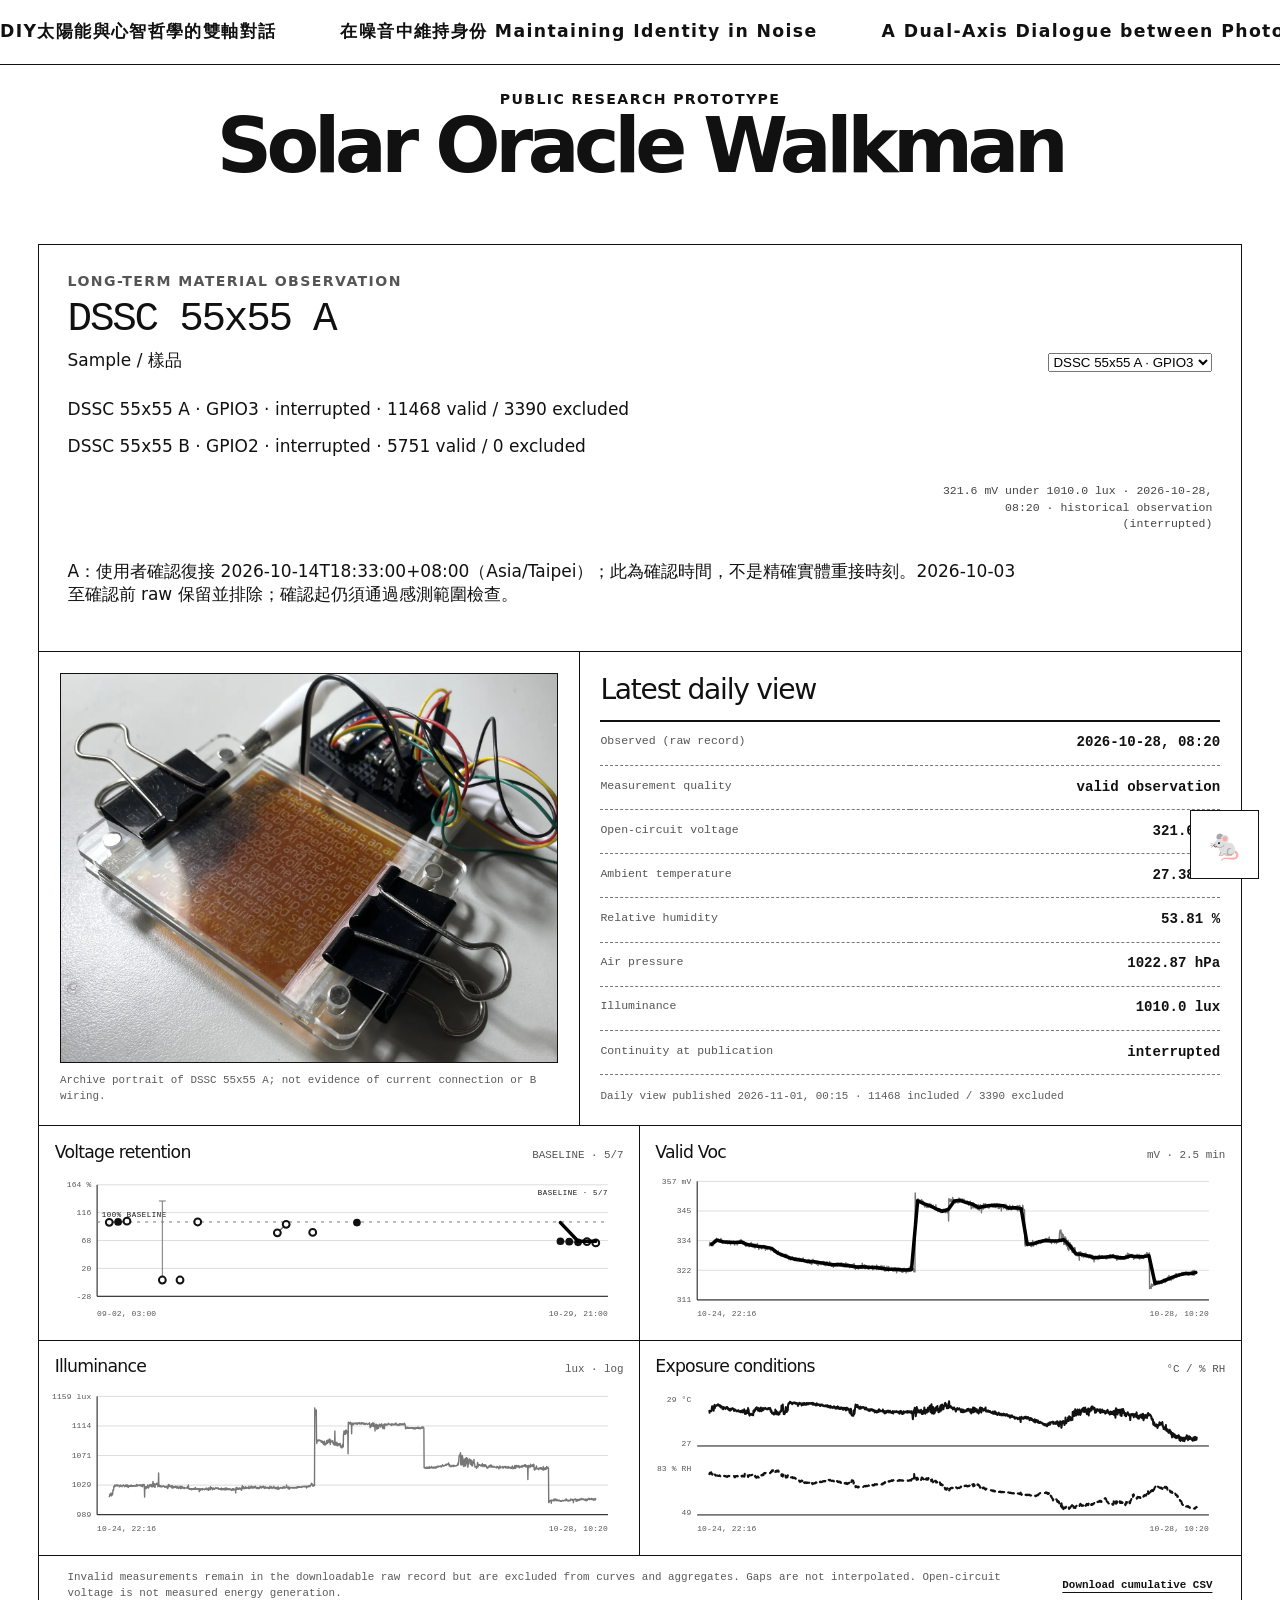
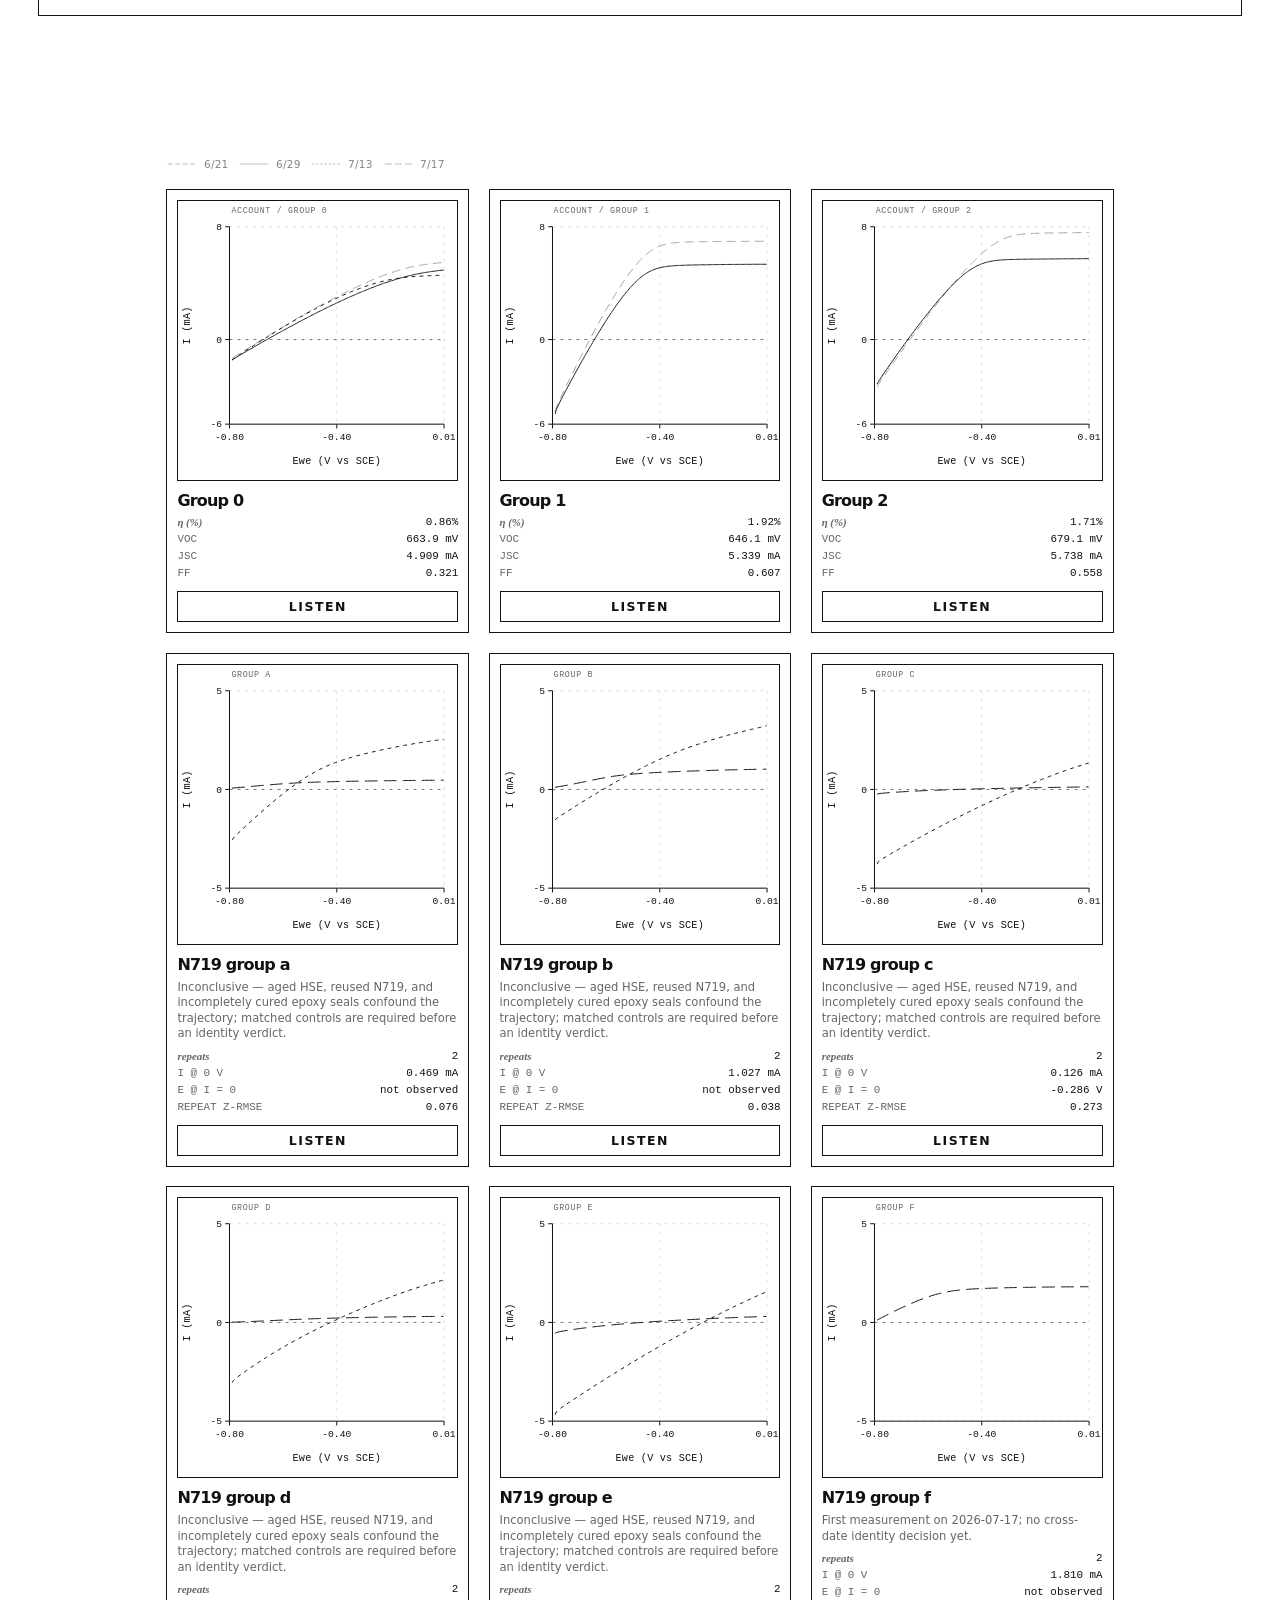
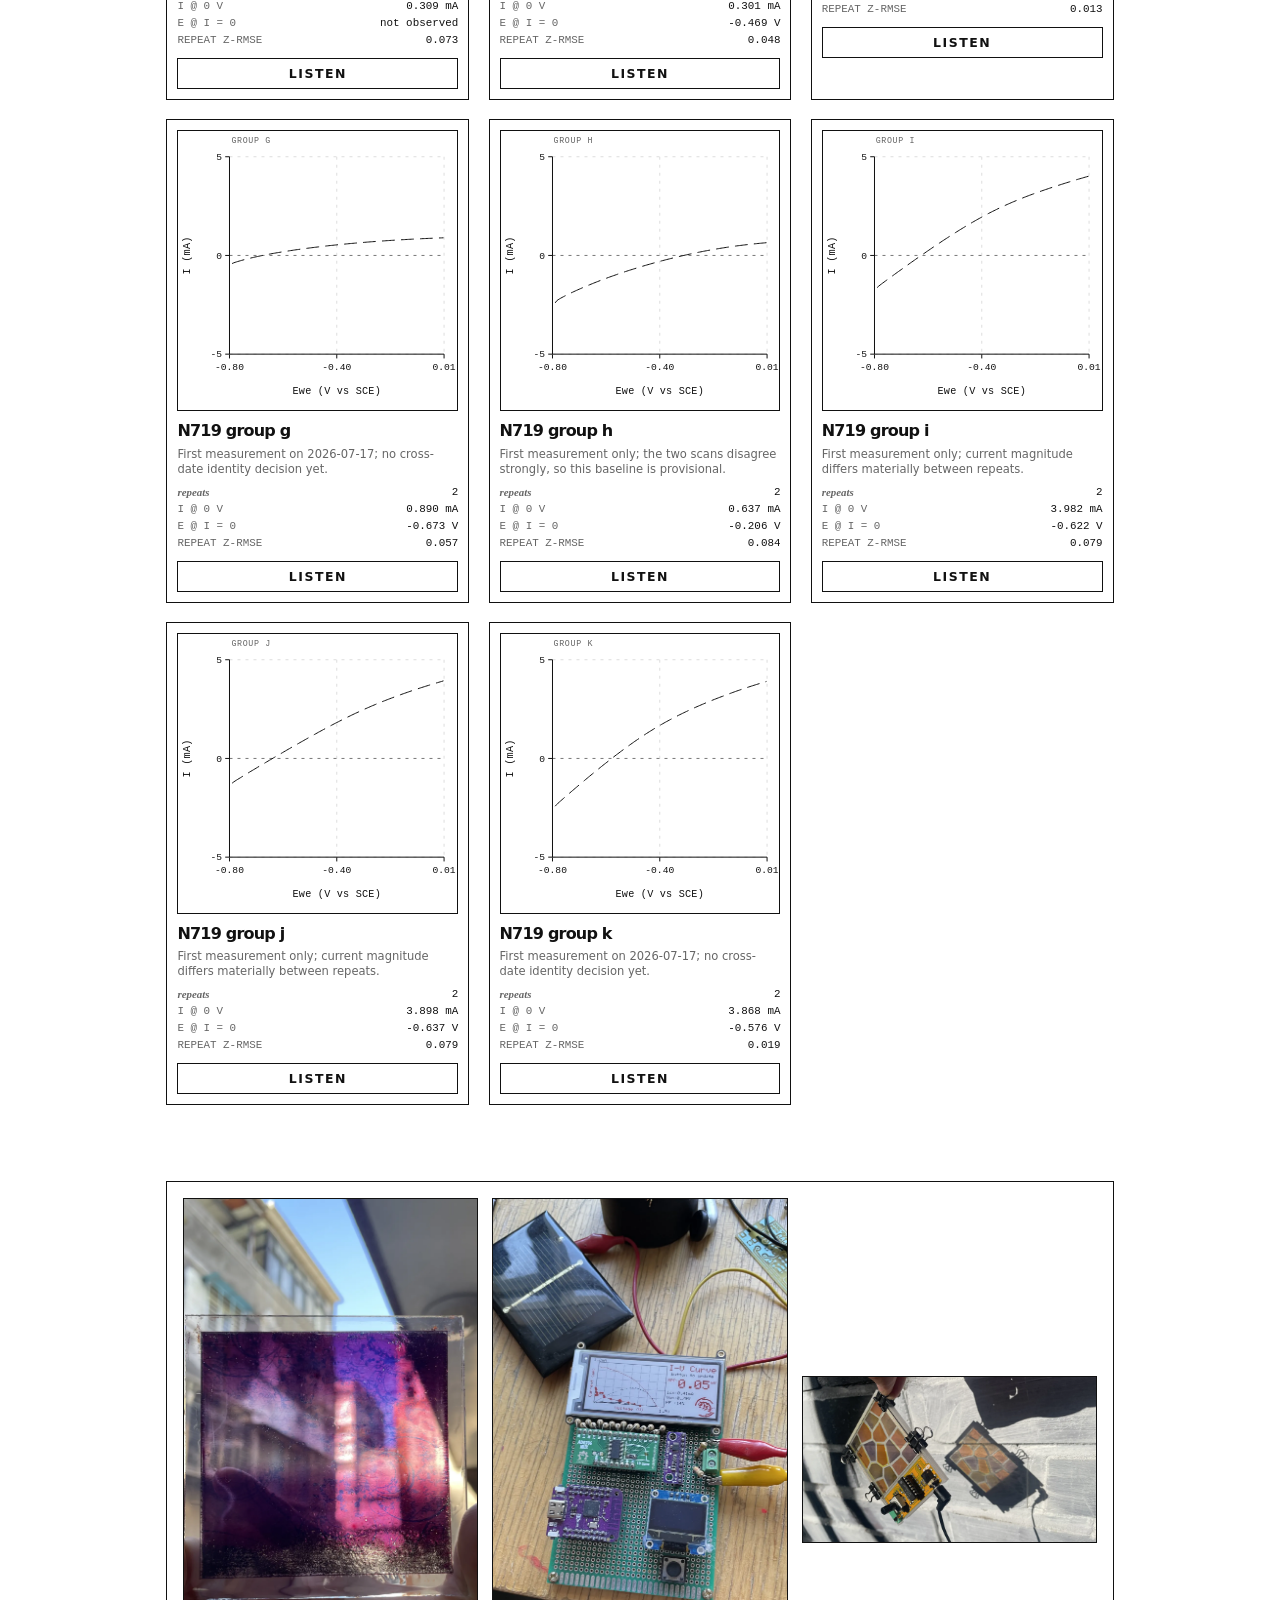
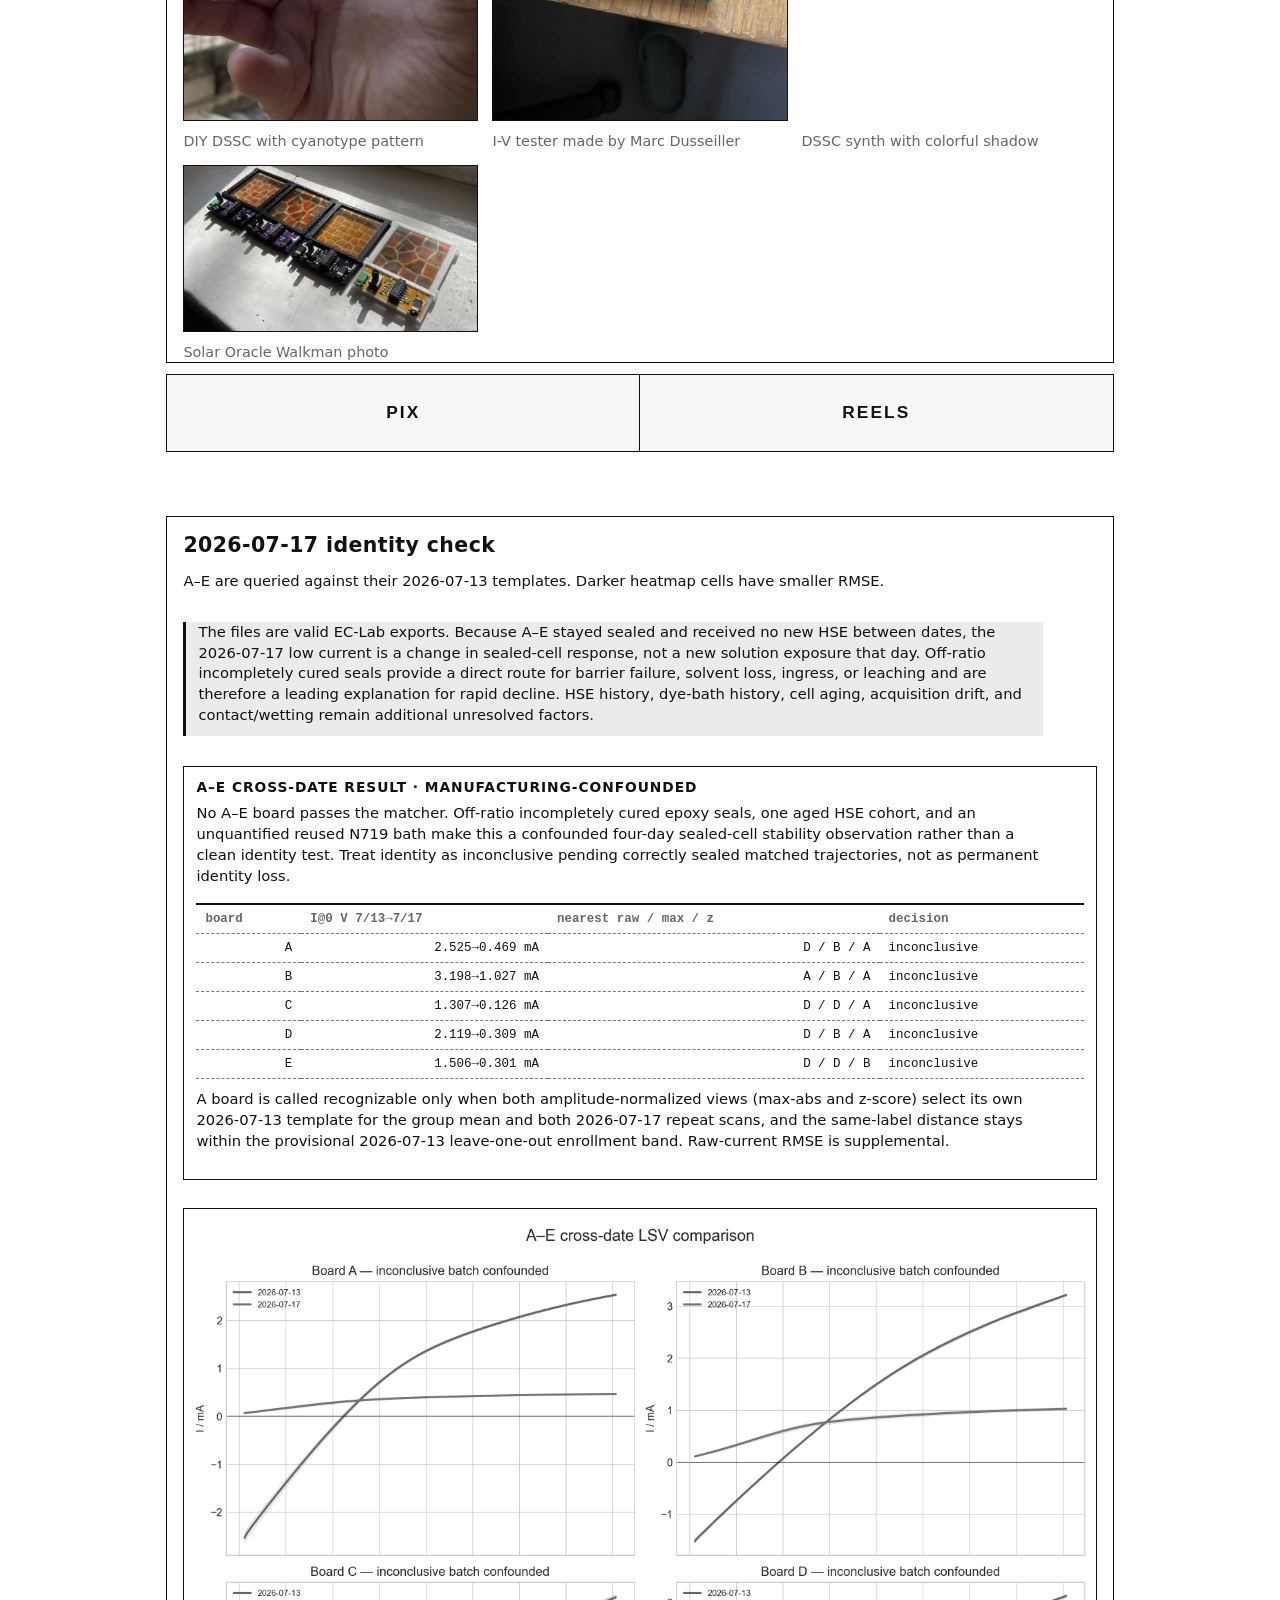
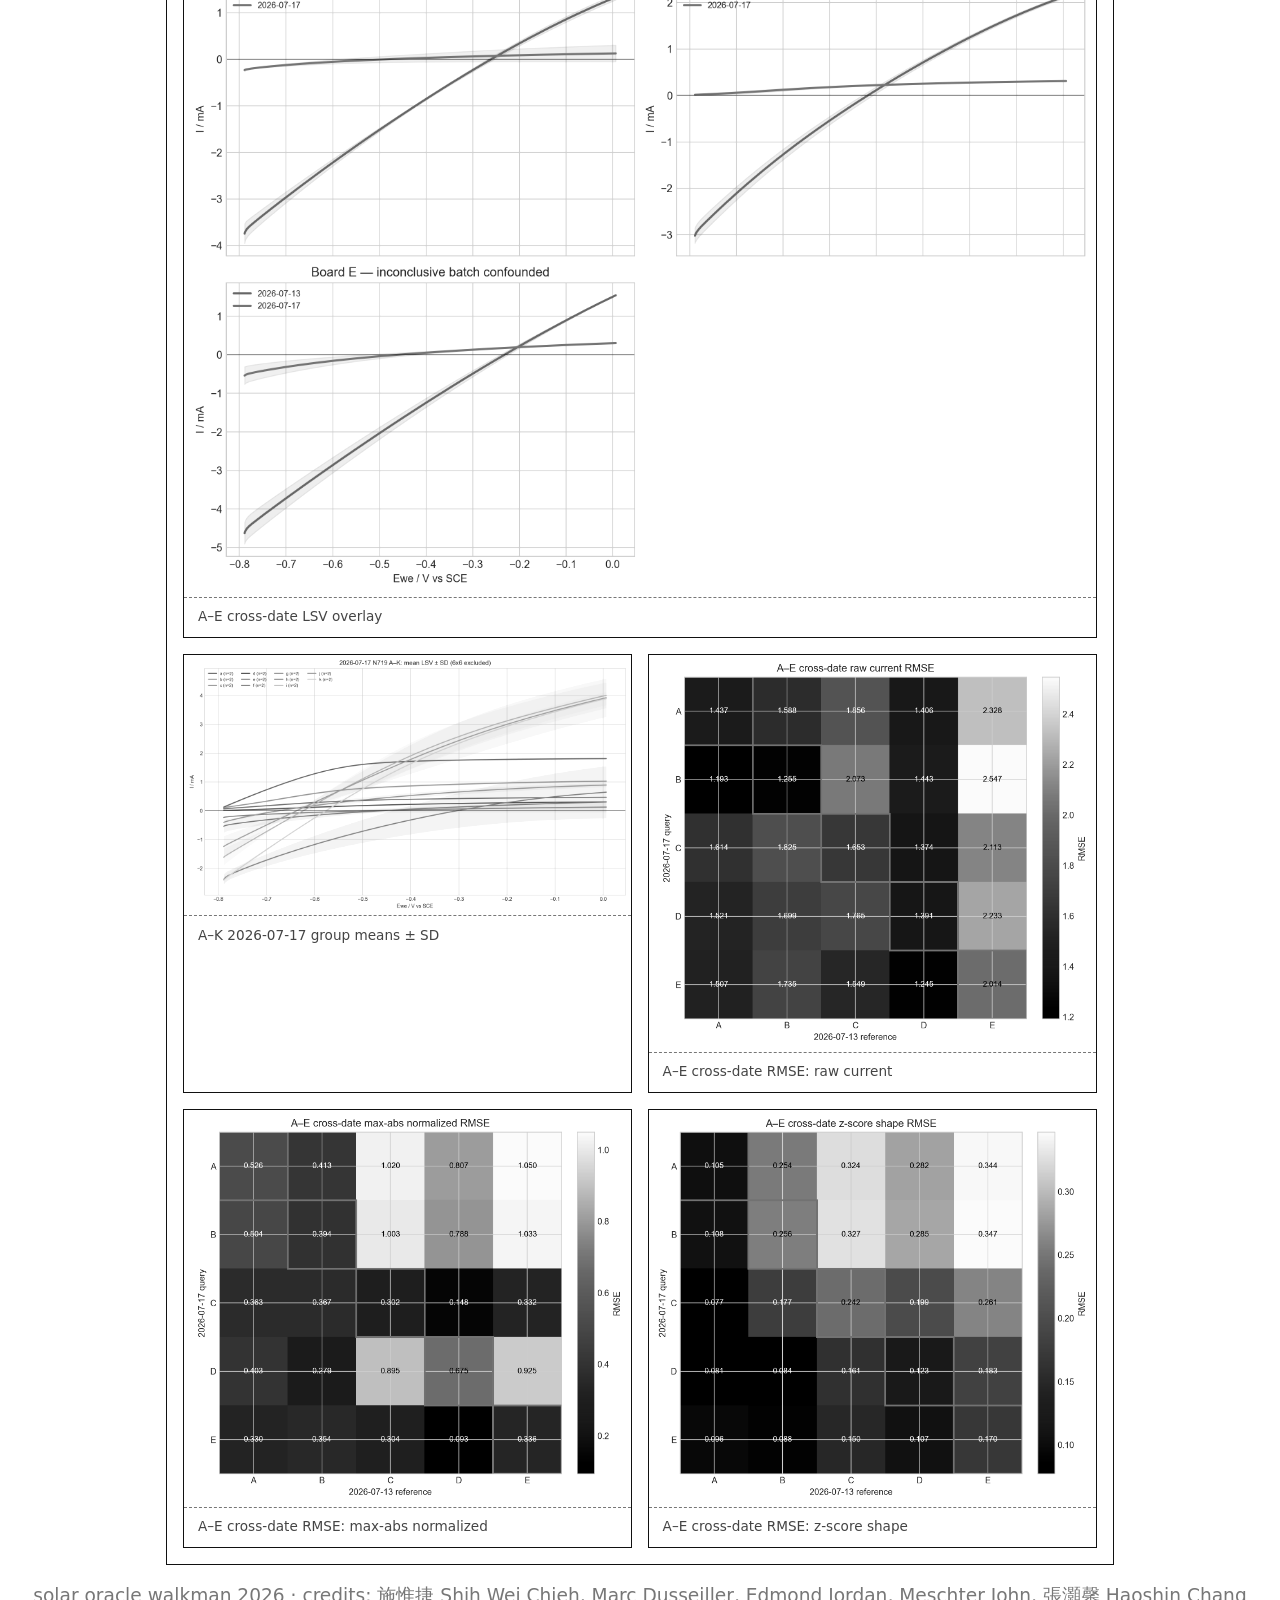
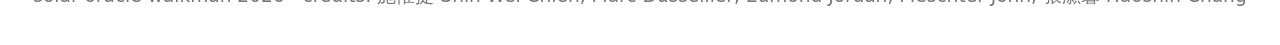
<file: site/index.html>
<!doctype html>
<html lang="en">
  <head>
    <meta charset="UTF-8" />
    <meta name="viewport" content="width=device-width, initial-scale=1.0" />
    <meta
      name="description"
      content="Solar Oracle Walkman: material signals, long-term observation, and I–V curve accounts."
    />
    <meta property="og:type" content="website" />
    <meta property="og:url" content="https://weiweiweiopen.github.io/solar-oracle-walkman/" />
    <meta property="og:title" content="Solar Oracle Walkman | Material Signals" />
    <meta property="og:description" content="An ongoing DSSC-PUF research project exploring generative electrical identity, sonification, and the delegation boundaries of future energy agents." />
    <meta property="og:image" content="https://weiweiweiopen.github.io/solar-oracle-walkman/og-image.png?v=20260713-title-screenshot" />
    <meta property="og:image:secure_url" content="https://weiweiweiopen.github.io/solar-oracle-walkman/og-image.png?v=20260713-title-screenshot" />
    <meta property="og:image:type" content="image/png" />
    <meta property="og:image:width" content="1200" />
    <meta property="og:image:height" content="630" />
    <meta property="og:image:alt" content="Solar Oracle Walkman public research prototype interface" />
    <meta name="twitter:card" content="summary_large_image" />
    <meta name="twitter:title" content="Solar Oracle Walkman | Material Signals" />
    <meta name="twitter:description" content="An ongoing DSSC-PUF research project exploring generative electrical identity, sonification, and the delegation boundaries of future energy agents." />
    <meta name="twitter:image" content="https://weiweiweiopen.github.io/solar-oracle-walkman/og-image.png?v=20260713-title-screenshot" />
    <link rel="canonical" href="https://weiweiweiopen.github.io/solar-oracle-walkman/" />
    <link rel="image_src" href="https://weiweiweiopen.github.io/solar-oracle-walkman/og-image.png?v=20260713-title-screenshot" />
    <meta name="sow-chat-api" content="https://solar-oracle-deepseek-proxy.dontmarryme.workers.dev/chat" />
    <title>Solar Oracle Walkman | Material Signals</title>
    <link rel="stylesheet" href="./style.css?v=20260903-lightweight" />
  </head>
  <body>
    <div class="identity-marquee" aria-label="Identity statements">
      <div class="identity-marquee-track">
        <button type="button">DIY太陽能與心智哲學的雙軸對話</button>
        <button type="button">在噪音中維持身份 Maintaining Identity in Noise</button>
        <button type="button">A Dual-Axis Dialogue between Photovoltaic PUF and Philosophy of Mind</button>
        <button type="button">測量現實這件事本身到底意味著什麼？</button>
        <button type="button">當生成變成一種普遍條件之後，就會直接碰到身份問題</button>
        <button type="button">把身份層和能源層綁在一起是一種對未來基礎設施的直覺</button>
        <button type="button">「我」可能不再只是自然形成的心理事實。</button>
        <button type="button">為什麼音樂和太陽能板有關系？</button>
        <button type="button" tabindex="-1" aria-hidden="true">DIY太陽能與心智哲學的雙軸對話</button>
        <button type="button" tabindex="-1" aria-hidden="true">在噪音中維持身份 Maintaining Identity in Noise</button>
        <button type="button" tabindex="-1" aria-hidden="true">A Dual-Axis Dialogue between Photovoltaic PUF and Philosophy of Mind</button>
        <button type="button" tabindex="-1" aria-hidden="true">測量現實這件事本身到底意味著什麼？</button>
        <button type="button" tabindex="-1" aria-hidden="true">當生成變成一種普遍條件之後，就會直接碰到身份問題</button>
        <button type="button" tabindex="-1" aria-hidden="true">把身份層和能源層綁在一起是一種對未來基礎設施的直覺</button>
        <button type="button" tabindex="-1" aria-hidden="true">「我」可能不再只是自然形成的心理事實。</button>
        <button type="button" tabindex="-1" aria-hidden="true">為什麼音樂和太陽能板有關系？</button>
      </div>
    </div>
    <main class="page" aria-label="Solar Oracle Walkman material signals">
      <header class="site-hero">
        <p class="eyebrow" data-i18n="heroEyebrow">Public research prototype</p>
        <h1 id="chat-title">Solar Oracle Walkman</h1>
      </header>

      <section id="material-monitor" class="material-monitor" aria-labelledby="material-monitor-title">
        <header class="material-monitor__header">
          <p class="eyebrow">Long-term material observation</p>
          <h1 id="material-monitor-title" class="material-monitor__title">DSSC 55x55 A</h1>
          <label for="dssc-sample">Sample / 樣品</label>
          <select id="dssc-sample" data-monitor-sample>
            <option value="green_proofs_are_not_always_about_tax_write-offs_1">DSSC 55x55 A · GPIO3</option>
            <option value="dssc_55x55_b">DSSC 55x55 B · GPIO2</option>
          </select>
          <div data-monitor-channels aria-live="polite"></div>
          <p class="material-monitor__reading" data-monitor-reading>Loading sample observations.</p>
          <p data-monitor-quality>A：使用者於 2026-10-14 18:33（Asia/Taipei）確認 A/B 均已接回。此為確認時間，不是精確實體重接時刻；A 自 2026-10-03 至確認前保留 raw 並排除，確認起仍須通過感測範圍檢查。</p>
        </header>

        <div class="material-monitor__topline">
          <figure class="material-monitor__portrait">
            <img
              src="./pix/green_proofs_are_not_always_about_tax_write-offs_1-screen.webp"
              width="1440"
              height="1127"
              decoding="async"
              fetchpriority="high"
              alt="A handmade DSSC held in an acrylic frame beside its sensor and ESP32 board"
            />
            <figcaption>Archive portrait of DSSC 55x55 A; not evidence of current connection or B wiring.</figcaption>
          </figure>

          <div class="material-monitor__table-wrap">
            <table class="material-monitor__table">
              <caption>Latest daily view</caption>
              <tbody data-monitor-table>
                <tr><th scope="row">Observed</th><td>—</td></tr>
                <tr><th scope="row">Open-circuit voltage</th><td>—</td></tr>
                <tr><th scope="row">Ambient temperature</th><td>—</td></tr>
                <tr><th scope="row">Relative humidity</th><td>—</td></tr>
                <tr><th scope="row">Air pressure</th><td>—</td></tr>
                <tr><th scope="row">Illuminance</th><td>—</td></tr>
                <tr><th scope="row">Continuity at publication</th><td>—</td></tr>
              </tbody>
            </table>
            <p class="material-monitor__updated" data-monitor-updated>Daily view not yet published.</p>
          </div>
        </div>

        <div class="material-monitor__small-multiples">
          <section class="material-chart material-chart--primary" aria-labelledby="retention-title">
            <div class="material-chart__heading">
              <h2 id="retention-title">Voltage retention</h2>
              <p class="material-chart__metric" data-monitor-trend>Baseline 0/7</p>
            </div>
            <div class="material-chart__canvas" data-monitor-chart="retention"></div>
          </section>
          <section class="material-chart" aria-labelledby="voc-title">
            <div class="material-chart__heading">
              <h2 id="voc-title">Valid Voc</h2>
              <p>mV · 2.5 min</p>
            </div>
            <div class="material-chart__canvas material-chart__canvas--small" data-monitor-chart="voc"></div>
          </section>
          <section class="material-chart" aria-labelledby="lux-title">
            <div class="material-chart__heading">
              <h2 id="lux-title">Illuminance</h2>
              <p>lux · log</p>
            </div>
            <div class="material-chart__canvas material-chart__canvas--small" data-monitor-chart="lux"></div>
          </section>
          <section class="material-chart material-chart--conditions" aria-labelledby="conditions-title">
            <div class="material-chart__heading">
              <h2 id="conditions-title">Exposure conditions</h2>
              <p>°C / % RH</p>
            </div>
            <div class="material-chart__canvas material-chart__canvas--small" data-monitor-chart="conditions"></div>
          </section>
        </div>

        <footer class="material-monitor__footer">
          <p>Invalid measurements remain in the downloadable raw record but are excluded from curves and aggregates. Gaps are not interpolated. Open-circuit voltage is not measured energy generation.</p>
          <a data-monitor-download href="./data/green_proofs_are_not_always_about_tax_write-offs_1/readings.csv" download>Download cumulative CSV</a>
        </footer>
      </section>

      <section id="iv-grid" class="iv-grid curve-account-grid" aria-label="I-V curve accounts"></section>

      <section class="main-carousel" aria-label="Solar Oracle Walkman content carousel">
        <div class="main-slides">
          <section class="main-slide active" data-main-slide aria-label="Project photos">
            <div class="photo-panel" data-pix-gallery></div>
          </section>

          <section class="main-slide" data-main-slide hidden aria-label="Instagram reels">
            <div class="reel-carousel">
              <div class="reel-slides" data-carousel="instagram-reels">
                <article class="reel-slide" data-reel-slide>
                  <blockquote class="instagram-media" data-instgrm-permalink="https://www.instagram.com/p/DPc8dLIk30D/" data-instgrm-version="14"></blockquote>
                  <a class="reel-link" href="https://www.instagram.com/p/DPc8dLIk30D/" target="_blank" rel="noopener noreferrer">Open on Instagram</a>
                </article>
                <article class="reel-slide" data-reel-slide>
                  <blockquote class="instagram-media" data-instgrm-permalink="https://www.instagram.com/p/DPjjp9qk3Zo/" data-instgrm-version="14"></blockquote>
                  <a class="reel-link" href="https://www.instagram.com/p/DPjjp9qk3Zo/" target="_blank" rel="noopener noreferrer">Open on Instagram</a>
                </article>
                <article class="reel-slide" data-reel-slide>
                  <blockquote class="instagram-media" data-instgrm-permalink="https://www.instagram.com/p/DPJXES7k52Q/" data-instgrm-version="14"></blockquote>
                  <a class="reel-link" href="https://www.instagram.com/p/DPJXES7k52Q/" target="_blank" rel="noopener noreferrer">Open on Instagram</a>
                </article>
                <article class="reel-slide" data-reel-slide>
                  <blockquote class="instagram-media" data-instgrm-permalink="https://www.instagram.com/p/DO_XDlDk_xf/" data-instgrm-version="14"></blockquote>
                  <a class="reel-link" href="https://www.instagram.com/p/DO_XDlDk_xf/" target="_blank" rel="noopener noreferrer">Open on Instagram</a>
                </article>
                <article class="reel-slide" data-reel-slide>
                  <blockquote class="instagram-media" data-instgrm-permalink="https://www.instagram.com/p/DPjLWTJk1pL/" data-instgrm-version="14"></blockquote>
                  <a class="reel-link" href="https://www.instagram.com/p/DPjLWTJk1pL/" target="_blank" rel="noopener noreferrer">Open on Instagram</a>
                </article>
                <article class="reel-slide" data-reel-slide>
                  <blockquote class="instagram-media" data-instgrm-permalink="https://www.instagram.com/p/DO3CFR4k0vh/" data-instgrm-version="14"></blockquote>
                  <a class="reel-link" href="https://www.instagram.com/p/DO3CFR4k0vh/" target="_blank" rel="noopener noreferrer">Open on Instagram</a>
                </article>
              </div>
            </div>
          </section>
        </div>
      </section>

      <div class="slide-thumbs" role="tablist" aria-label="Slide thumbnails">
        <button class="slide-thumb active" type="button" data-main-thumb="0" role="tab" aria-selected="true">
          <span class="thumb-pix">PIX</span>
        </button>
        <button class="slide-thumb" type="button" data-main-thumb="1" role="tab" aria-selected="false">
          <span class="thumb-reel">REELS</span>
        </button>
      </div>

      <section id="shape-rmse-panel" class="shape-rmse-panel" aria-label="Shape RMSE analysis"></section>

    </main>

    <aside class="llm-footer-chat is-minimized" data-floating-chat aria-label="Wise mouse floating dialogue">
      <div class="llm-footer-chat__inner">
        <div class="llm-footer-chat__message" id="messages" aria-live="polite" hidden></div>
        <form id="chat-form" class="llm-footer-chat__form">
          <label class="visually-hidden" for="prompt">Ask wise mouse operator</label>
          <textarea id="prompt" class="llm-footer-chat__input" rows="6" placeholder="Ask about I–V curves, identity, or evidence…" autocomplete="off"></textarea>
        </form>
        <button class="llm-footer-chat__toggle" data-floating-chat-toggle type="button" aria-expanded="false" aria-label="Expand wise mouse operator">
          <span class="llm-footer-chat__toggle-icon" aria-hidden="true">🐁</span>
        </button>
        <button class="llm-footer-chat__close" data-floating-chat-close type="button" aria-label="Close wise mouse operator">×</button>
      </div>
    </aside>

    <footer class="footer">solar oracle walkman 2026 · credits: 施惟捷 Shih Wei Chieh, Marc Dusseiller, Edmond Jordan, Meschter John, 張灝馨 Haoshin Chang</footer>

    <script src="./monitor.js?v=20260903-compact-monitor"></script>
    <script src="./app.js?v=20260903-lightweight"></script>
  </body>
</html>
</file>
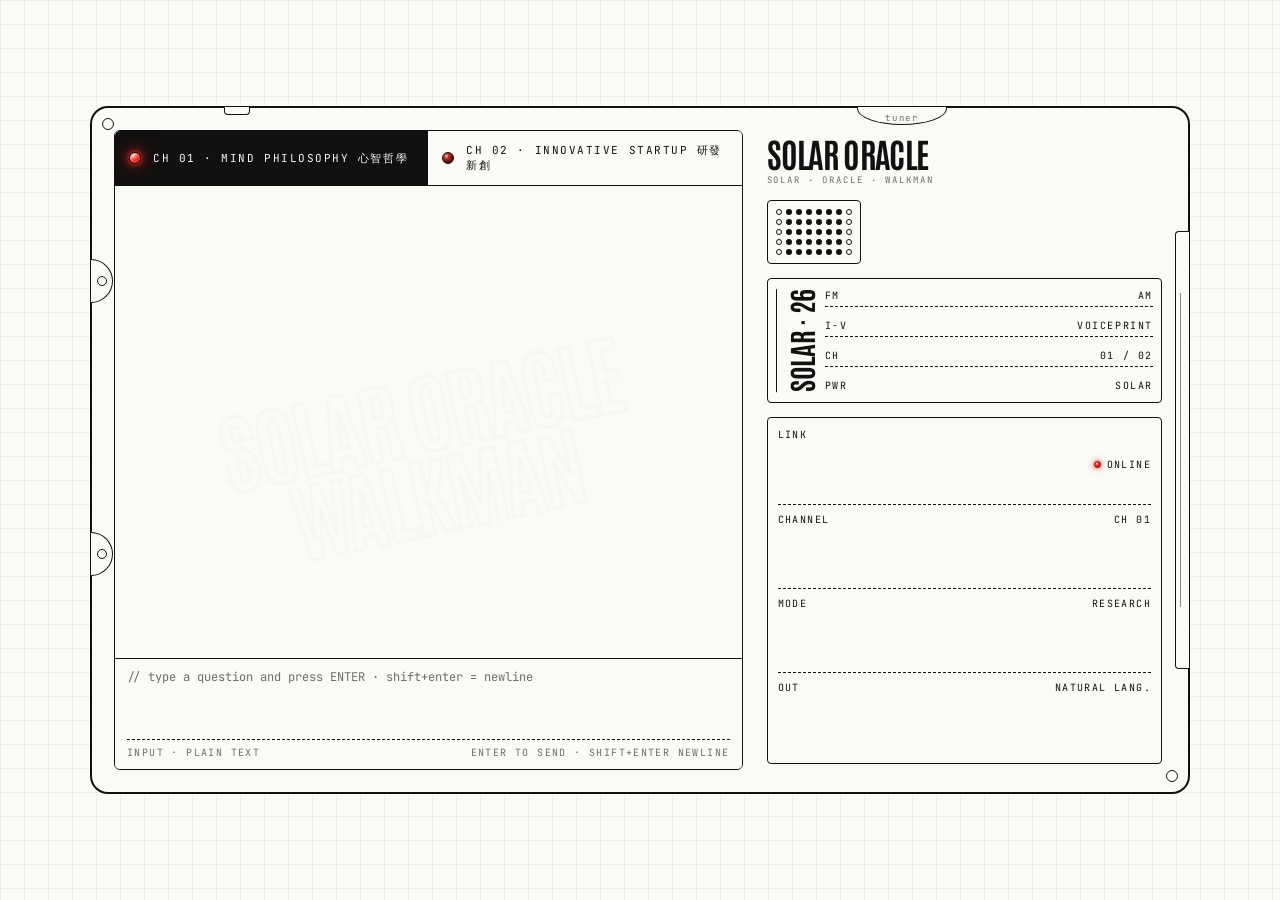
<file: site/index2.html>
<!doctype html>
<html lang="en">
  <head>
    <meta charset="UTF-8" />
    <meta name="viewport" content="width=device-width, initial-scale=1.0" />
    <meta name="description" content="Solar Oracle Walkman — agent console rendered as a technical sketch of a landscape solar cassette player." />
    <meta name="sow-chat-api" content="https://solar-oracle-deepseek-proxy.dontmarryme.workers.dev/chat" />
    <title>Solar Oracle Walkman | Agent Console</title>
    <link rel="preconnect" href="https://fonts.googleapis.com" />
    <link rel="preconnect" href="https://fonts.gstatic.com" crossorigin />
    <link href="https://fonts.googleapis.com/css2?family=Antonio:wght@400;600;700&family=Inter+Tight:wght@400;500;600;700&family=JetBrains+Mono:wght@400;500;600&display=swap" rel="stylesheet" />
    <link rel="stylesheet" href="./style2.css?v=20260430-3" />
  </head>
  <body>
    <main class="sheet" aria-label="Solar Oracle Walkman chat">

      <!-- ============================================ -->
      <!-- WALKMAN CHASSIS                              -->
      <!-- All product text lives INSIDE the chassis.   -->
      <!-- ============================================ -->
      <section class="walkman" aria-labelledby="chat-title">
        <!-- left-edge hinges -->
        <div class="hinge h1" aria-hidden="true"></div>
        <div class="hinge h2" aria-hidden="true"></div>

        <!-- top-edge cutouts -->
        <div class="lump" aria-hidden="true"></div>
        <div class="dial-cutout" aria-hidden="true"><span>tuner</span></div>

        <!-- right-edge clamp / cassette door -->
        <div class="clamp" aria-hidden="true"></div>

        <!-- ===== LEFT: solar panel = chat surface ===== -->
        <div class="solar-panel">
          <!-- ghosted SOLAR ORACLE WALKMAN watermark -->
          <div class="solar-mark" aria-hidden="true">
            <div class="word">SOLAR ORACLE</div>
            <div class="word">WALKMAN</div>
          </div>

          <h1 id="chat-title" class="visually-hidden">Solar Oracle Walkman chat</h1>

          <div class="channel-options" role="group" aria-label="Channel">
            <button class="channel-button active" type="button" data-channel="mind-philosophy" aria-pressed="true">
              <span class="led-lamp" aria-hidden="true"></span>
              <span class="ch-label">CH&nbsp;01 · mind philosophy 心智哲學</span>
            </button>
            <button class="channel-button" type="button" data-channel="innovative-startup" aria-pressed="false">
              <span class="led-lamp" aria-hidden="true"></span>
              <span class="ch-label">CH&nbsp;02 · innovative startup 研發新創</span>
            </button>
          </div>

          <!-- conversation log -->
          <div id="messages" class="messages" aria-live="polite"></div>

          <!-- input form -->
          <form id="chat-form" class="chat-form">
            <textarea id="prompt" rows="3" placeholder="// type a question and press ENTER · shift+enter = newline"></textarea>
            <div class="input-row">
              <span class="hint">input · plain text</span>
              <span class="hint hint-short">enter to send · shift+enter newline</span>
            </div>
          </form>
        </div>

        <!-- ===== RIGHT: control column ===== -->
        <aside class="controls" aria-label="Device controls">
          <!-- wordmark -->
          <div class="wordmark">
            <div class="brand">SOLAR ORACLE</div>
            <div class="tag">Solar · Oracle · Walkman</div>
          </div>

          <!-- speaker grille pattern -->
          <div class="grille" aria-hidden="true">
            <i></i><i></i><i></i><i></i><i></i><i></i><i></i><i></i>
            <i></i><i></i><i></i><i></i><i></i><i></i><i></i><i></i>
            <i></i><i></i><i></i><i></i><i></i><i></i><i></i><i></i>
            <i></i><i></i><i></i><i></i><i></i><i></i><i></i><i></i>
            <i></i><i></i><i></i><i></i><i></i><i></i><i></i><i></i>
          </div>

          <!-- model label, vertical type, like a cassette door label -->
          <div class="model-block">
            <div class="vtext">SOLAR · 26</div>
            <div class="meta">
              <div class="row"><span>FM</span><span>AM</span></div>
              <div class="row"><span>I-V</span><span>VOICEPRINT</span></div>
              <div class="row"><span>CH</span><span>01 / 02</span></div>
              <div class="row"><span>PWR</span><span>SOLAR</span></div>
            </div>
          </div>

          <!-- status read-out -->
          <div class="status-block" aria-label="Status">
            <div class="pair">
              <span>Link</span>
              <span class="led on"><i></i> ONLINE</span>
            </div>
            <div class="pair">
              <span>Channel</span>
              <span id="status-channel">CH 01</span>
            </div>
            <div class="pair">
              <span>Mode</span>
              <span>research</span>
            </div>
            <div class="pair">
              <span>Out</span>
              <span>natural lang.</span>
            </div>
          </div>
        </aside>
      </section>
    </main>

    <script src="./app.js?v=20260430-2"></script>
    <script>
      // keep the right-side status panel in sync with the active channel
      (function () {
        const statusEl = document.getElementById("status-channel");
        if (!statusEl) return;
        const labelMap = {
          "mind-philosophy": "CH 01 · MIND",
          "innovative-startup": "CH 02 · STARTUP"
        };
        document.querySelectorAll(".channel-button").forEach((btn) => {
          btn.addEventListener("click", () => {
            const ch = btn.dataset.channel;
            statusEl.textContent = labelMap[ch] || "CH 01";
          });
        });
      })();
    </script>
  </body>
</html>
</file>
<file: site/style.css>
:root {
  --bg: #ffffff;
  --ink: #1b1b1b;
  --muted: #666666;
  --line: #d8d8d8;
  --panel: #f7f7f7;
}

* { box-sizing: border-box; }

body {
  margin: 0;
  min-height: 100vh;
  background: var(--bg);
  color: var(--ink);
  font-family: ui-sans-serif, system-ui, -apple-system, "Segoe UI", sans-serif;
  font-size: clamp(17px, 0.95vw, 22px);
  display: flex;
  flex-direction: column;
}

.identity-marquee {
  width: 100%;
  overflow: hidden;
  border-bottom: 1px solid var(--ink);
  background: #ffffff;
  color: var(--ink);
  white-space: nowrap;
}

.identity-marquee-track {
  width: max-content;
  display: flex;
  align-items: center;
  gap: clamp(44px, 5vw, 92px);
  min-height: clamp(64px, 4.8vw, 92px);
  animation: identity-marquee 64s linear infinite;
  will-change: transform;
}

.identity-marquee:hover .identity-marquee-track {
  animation-play-state: paused;
}

.identity-marquee button {
  flex: 0 0 auto;
  border: 0;
  background: transparent;
  color: inherit;
  cursor: pointer;
  font-family: inherit;
  font-size: clamp(0.9rem, 1.35vw, 1.35rem);
  font-weight: 650;
  letter-spacing: 0.08em;
  line-height: 1;
  padding: 0;
}

.identity-marquee button:hover,
.identity-marquee button:focus-visible {
  text-decoration: underline;
  text-underline-offset: 6px;
}

@keyframes identity-marquee {
  from { transform: translateX(0); }
  to { transform: translateX(-50%); }
}

@media (prefers-reduced-motion: reduce) {
  .identity-marquee-track { animation: none; }
}

.page {
  flex: 1;
  display: grid;
  justify-items: center;
  align-content: start;
  gap: 12px;
  padding: 1.5vh 2vw 10px;
}

.main-carousel,
.slide-thumbs,
.iv-grid {
  width: 74vw;
}

.main-slides {
  width: 100%;
  min-width: 0;
}

.main-slide {
  width: 100%;
  height: min(72vh, 920px);
  min-height: 460px;
  overflow: hidden;
}

.main-slide.active { display: grid; }
.main-slide[hidden] { display: none; }

.chat-window {
  width: 100%;
  height: 100%;
  border: 1px solid var(--line);
  border-radius: 12px;
  background: var(--panel);
  padding: clamp(16px, 1.15vw, 26px);
  display: grid;
  gap: clamp(10px, 0.75vw, 18px);
  grid-template-rows: auto auto minmax(0, 1fr) auto;
}

.chat-header {
  justify-self: start;
  width: 100%;
  text-align: left !important;
}

.chat-kicker-row {
  display: flex;
  align-items: center;
  justify-content: space-between;
  gap: 16px;
}

.chat-header h1 {
  margin: 0;
  text-align: left;
  font-size: clamp(2.2rem, 5.8vw, 6rem);
  line-height: 0.95;
  letter-spacing: -0.06em;
}

.chat-header p {
  margin: 8px 0 0;
  max-width: 680px;
  text-align: left;
  color: var(--muted);
  font-size: 1rem;
}

.device-status {
  display: inline-flex;
  align-items: center;
  gap: 10px;
  flex: 0 0 auto;
}

.sun-mark {
  width: 28px;
  height: 28px;
  fill: var(--ink);
  stroke: var(--ink);
  stroke-width: 2;
  stroke-linecap: round;
}

.battery-bars {
  display: inline-grid;
  grid-template-columns: repeat(4, 8px);
  gap: 3px;
  align-items: end;
}

.battery-bars i {
  height: 18px;
  border: 2px solid var(--ink);
  background: var(--ink);
}

.eyebrow,
.field {
  margin: 0;
  font-size: 0.88rem;
  font-weight: 700;
  letter-spacing: 0.1em;
  text-transform: uppercase;
}

input, textarea {
  font: inherit;
  font-size: clamp(1.35rem, 1.35vw, 2rem);
  padding: 10px;
  border: 1px solid var(--line);
  border-radius: 8px;
}

.channel-options {
  display: grid;
  grid-template-columns: 1fr 1fr;
  gap: 10px;
}

.channel-button {
  min-height: clamp(56px, 3.8vw, 76px);
  border: 1px solid var(--line);
  border-radius: 8px;
  background: #ffffff;
  color: var(--ink);
  cursor: pointer;
  font: inherit;
  font-size: clamp(0.9rem, 1.35vw, 1.35rem);
  font-weight: 650;
  letter-spacing: 0.12em;
  text-transform: uppercase;
  text-align: center;
}

.channel-button.active {
  border-color: #111111;
  background: #111111;
  color: #ffffff;
}

textarea { resize: vertical; }

.messages-shell {
  position: relative;
  min-height: 0;
  height: 100%;
  overflow: hidden;
}

.messages {
  position: absolute;
  inset: 0 18px 0 0;
  overflow-x: hidden;
  overflow-y: auto;
  overscroll-behavior: contain;
  -ms-overflow-style: none;
  scrollbar-width: none;
  border: 1px solid var(--line);
  border-right: 0;
  border-radius: 8px 0 0 8px;
  background: #ffffff;
  padding: clamp(12px, 0.9vw, 20px);
}

.messages-scrollbar {
  position: absolute;
  top: 0;
  right: 0;
  bottom: 0;
  width: 18px;
  border: 1px solid var(--line);
  border-left: 0;
  border-radius: 0 8px 8px 0;
  background: #eeeeee;
  cursor: pointer;
  touch-action: none;
  user-select: none;
}

.messages-scrollbar-thumb {
  position: absolute;
  top: 0;
  left: 3px;
  right: 3px;
  min-height: 34px;
  border-radius: 999px;
  background: var(--ink);
  cursor: grab;
}

.messages-scrollbar-thumb.dragging {
  cursor: grabbing;
}

.messages::-webkit-scrollbar {
  display: none;
  width: 0;
  height: 0;
}

.msg {
  white-space: pre-wrap;
  margin: 0 0 10px;
  font-size: clamp(1.35rem, 1.35vw, 2rem);
  line-height: 1.45;
}

.msg:last-child { margin-bottom: 0; }

.msg.user { font-weight: 600; }

.chat-form {
  display: grid;
  gap: 10px;
}

.photo-panel {
  width: 100%;
  height: 100%;
  border: 1px solid var(--line);
  border-radius: 12px;
  background: var(--panel);
  padding: clamp(16px, 1.15vw, 26px);
  display: grid;
  grid-template-columns: repeat(auto-fit, minmax(220px, 1fr));
  gap: clamp(14px, 1vw, 24px);
  overflow: auto;
}

.photo-panel figure {
  margin: 0;
  min-width: 0;
  display: grid;
  grid-template-rows: 1fr auto;
  gap: 8px;
}

.pix-open {
  width: 100%;
  height: 100%;
  min-height: 0;
  border: 0;
  background: transparent;
  cursor: zoom-in;
  padding: 0;
}

.pix-open:focus-visible {
  outline: 3px solid var(--ink);
  outline-offset: 3px;
}

.photo-panel img {
  width: 100%;
  height: 100%;
  min-height: 0;
  object-fit: cover;
  border: 1px solid var(--line);
  border-radius: 8px;
  background: #ffffff;
}

.photo-panel figcaption {
  color: var(--muted);
  font-size: 0.9rem;
  line-height: 1.3;
}

.pix-lightbox {
  position: fixed;
  inset: 0;
  z-index: 20;
  display: grid;
  grid-template-rows: auto 1fr auto;
  justify-items: center;
  gap: 14px;
  padding: clamp(16px, 3vw, 42px);
  background: rgba(0, 0, 0, 0.88);
}

.pix-lightbox[hidden] { display: none; }

.pix-lightbox img {
  max-width: min(100%, 1500px);
  max-height: 82vh;
  min-height: 0;
  object-fit: contain;
  align-self: center;
  border-radius: 8px;
  background: #111111;
}

.pix-lightbox-close {
  justify-self: end;
  border: 1px solid #ffffff;
  border-radius: 999px;
  background: #ffffff;
  color: #111111;
  cursor: pointer;
  font: inherit;
  font-size: 0.85rem;
  font-weight: 800;
  letter-spacing: 0.12em;
  padding: 8px 14px;
  text-transform: uppercase;
}

.pix-lightbox-caption {
  margin: 0;
  color: #ffffff;
  font-size: 0.95rem;
  line-height: 1.3;
  text-align: center;
}

.lightbox-open { overflow: hidden; }

.reel-carousel {
  width: 100%;
  height: 100%;
  display: grid;
  align-items: center;
  overflow: hidden;
}

.reel-slides {
  display: flex;
  height: 100%;
  gap: 14px;
  overflow-x: auto;
  overflow-y: auto;
  overscroll-behavior-inline: contain;
  scroll-snap-type: x mandatory;
  padding: 0 0 10px;
  min-width: 0;
}

.reel-slide {
  flex: 0 0 min(540px, 88vw);
  justify-items: center;
  align-content: center;
  gap: 10px;
  min-height: calc(min(84vh, 1080px) - 24px);
  max-height: 100%;
  display: grid;
  scroll-snap-align: center;
}

.instagram-media {
  min-width: 280px !important;
  max-width: 540px !important;
  width: 100% !important;
}

.reel-link {
  color: var(--muted);
  font-size: 0.95rem;
  text-decoration: underline;
  text-underline-offset: 3px;
}

.slide-thumbs {
  display: grid;
  grid-template-columns: repeat(3, minmax(0, 1fr));
  gap: 10px;
}

.slide-thumb {
  height: clamp(78px, 5.2vw, 106px);
  overflow: hidden;
  border: 1px solid var(--line);
  border-radius: 10px;
  background: #ffffff;
  color: var(--ink);
  cursor: pointer;
  padding: 0;
}

.slide-thumb.active {
  border-color: #111111;
  box-shadow: inset 0 0 0 2px #111111;
}

.thumb-chat,
.thumb-pix,
.thumb-reel {
  width: 100%;
  height: 100%;
  display: grid;
  place-items: center;
  font-weight: 750;
  letter-spacing: 0.12em;
  text-align: center;
  font-size: clamp(0.9rem, 1.35vw, 1.35rem);
  line-height: 1.1;
  padding: 0 8px;
}

.thumb-chat,
.thumb-pix { background: var(--panel); }
.thumb-reel { background: var(--panel); }

.slide-thumb:hover .thumb-chat,
.slide-thumb:hover .thumb-pix,
.slide-thumb:hover .thumb-reel,
.slide-thumb:focus-visible .thumb-chat,
.slide-thumb:focus-visible .thumb-pix,
.slide-thumb:focus-visible .thumb-reel {
  background: #111111;
  color: #ffffff;
}

.iv-grid {
  display: grid;
  grid-template-columns: repeat(4, minmax(0, 1fr));
  gap: clamp(22px, 2.5vw, 42px) clamp(16px, 2vw, 32px);
  margin-top: clamp(42px, 7vw, 96px);
}

.iv-card {
  min-width: 0;
  background: var(--bg);
}

.curve-frame {
  position: relative;
  aspect-ratio: 1;
  display: grid;
  place-items: center;
}

.curve-frame svg {
  width: 92%;
  height: 92%;
  overflow: visible;
}

.curve-point {
  fill: var(--ink);
}

.curve-label {
  position: absolute;
  left: 0;
  bottom: 0;
  color: var(--muted);
  font-family: ui-monospace, SFMono-Regular, Menlo, monospace;
  font-size: 0.72rem;
  letter-spacing: 0.08em;
  text-transform: uppercase;
}

.iv-info {
  display: grid;
  gap: 8px;
  padding: 12px 0 0;
}

.buy-button {
  width: 100%;
  border: 2px solid var(--ink);
  background: var(--bg);
  color: var(--ink);
  padding: 7px 12px;
  font: inherit;
  font-size: 0.78rem;
  font-weight: 900;
  letter-spacing: 0.12em;
  text-transform: uppercase;
  cursor: pointer;
}

.buy-button:hover,
.buy-button:focus-visible {
  background: var(--ink);
  color: var(--bg);
}

.song-title {
  margin: 0;
  font-size: clamp(1rem, 1.2vw, 1.35rem);
  line-height: 0.95;
  letter-spacing: -0.05em;
}

.light-source,
.fingerprint {
  margin: 0;
  font-family: ui-monospace, SFMono-Regular, Menlo, monospace;
  font-size: clamp(0.72rem, 0.9vw, 0.86rem);
  line-height: 1.35;
}

.fingerprint span {
  display: block;
  margin-bottom: 2px;
  color: var(--muted);
  font-family: ui-sans-serif, system-ui, -apple-system, "Segoe UI", sans-serif;
  font-size: 0.68rem;
  font-weight: 900;
  letter-spacing: 0.12em;
  text-transform: uppercase;
}

.footer {
  text-align: center;
  font-size: calc(0.85rem + 5px);
  color: #777777;
  padding: 8px 0 10px;
}

@media (max-width: 1100px) {
  .iv-grid { grid-template-columns: repeat(3, minmax(0, 1fr)); }
}

@media (max-width: 760px) {
  body { font-size: 16px; }
  .page { padding: 1.5vh 10px 10px; }
  .main-carousel,
  .slide-thumbs,
  .iv-grid { width: min(92vw, 100%); }
  .main-slide,
  .chat-window,
  .photo-panel,
  .reel-carousel {
    height: min(82vh, 760px);
    min-height: 0;
  }
  .chat-window,
  .photo-panel { padding: 12px; }
  .channel-options { grid-template-columns: 1fr; }
  .messages { min-height: 0; }
  input, textarea,
  .msg { font-size: 1rem; }
  .channel-button { font-size: clamp(0.78rem, 2.4vw, 0.95rem); }
  .photo-panel { grid-template-columns: 1fr; overflow: auto; }
  .photo-panel img { min-height: 220px; max-height: 340px; }
  .reel-slide { min-height: calc(min(82vh, 760px) - 24px); }
  .slide-thumb { height: 64px; }
  .iv-grid { grid-template-columns: repeat(2, minmax(0, 1fr)); gap: 24px 14px; }
}

@media (max-width: 420px) {
  .page { padding: 1.5vh 6px 10px; }
  .main-carousel,
  .slide-thumbs,
  .iv-grid { width: min(94vw, 100%); }
  .chat-header h1 { font-size: clamp(1.5rem, 11vw, 2.4rem); }
  .slide-thumbs { gap: 6px; }
  .slide-thumb { height: 58px; }
  .iv-grid { grid-template-columns: 1fr; }
}

/* Wise Mouse shop-style square dialogue skin */
:root {
  --bg: #ffffff;
  --ink: #1a1a1a;
  --muted: rgba(0, 0, 0, 0.58);
  --line: #111111;
  --panel: #ffffff;
  --mouse-red: #111111;
  --mouse-cream: #ffffff;
}

body {
  background: var(--mouse-cream);
  color: var(--ink);
}

.locale-switch-bar {
  width: 100vw;
  max-width: 100vw;
  flex: 0 0 auto;
  align-self: flex-start;
  display: flex;
  justify-content: flex-end;
  padding: 7px 2vw;
  border-bottom: 1px solid var(--mouse-red);
  background: var(--mouse-cream);
}

.locale-toggle {
  display: inline-flex;
  align-items: center;
  gap: 8px;
  padding: 0;
  border: 0;
  background: transparent;
  color: var(--mouse-red);
  cursor: pointer;
  font: inherit;
  font-size: 0.72rem;
  font-weight: 800;
  letter-spacing: 0.08em;
  text-transform: lowercase;
}

.locale-toggle:focus-visible {
  outline: 2px solid var(--mouse-red);
  outline-offset: 4px;
}

.electronic-switch-icon {
  position: relative;
  width: 34px;
  height: 16px;
  border: 1px solid currentColor;
}

.electronic-switch-icon::after {
  content: "";
  position: absolute;
  top: 2px;
  left: 2px;
  width: 10px;
  height: 10px;
  background: currentColor;
  transition: transform 160ms ease;
}

html[lang="zh-Hant"] .electronic-switch-icon::after {
  transform: translateX(18px);
}

.identity-marquee {
  border-bottom: 1px solid var(--mouse-red);
  background: var(--mouse-red);
  color: var(--mouse-cream);
}

.mouse-dialog,
.photo-panel,
.slide-thumb,
.iv-card,
.messages,
.messages-scrollbar,
.channel-button,
input,
textarea,
.buy-button,
.photo-panel img {
  border-color: var(--mouse-red) !important;
  border-radius: 0 !important;
  box-shadow: none !important;
}

.chat-window.mouse-dialog {
  border: 1px solid var(--mouse-red);
  background: var(--mouse-cream);
  padding: clamp(14px, 1.05vw, 24px);
}

.chat-kicker-row {
  align-items: start;
}

.mouse-brand {
  display: inline-grid;
  grid-template-columns: 69px minmax(0, 1fr);
  align-items: center;
  gap: 12px;
}

.mouse-square {
  display: grid;
  place-items: center;
  width: 69px;
  height: 69px;
  color: var(--mouse-red);
  background: var(--mouse-cream);
  border: 1px solid var(--mouse-red);
  font-size: 30px;
  line-height: 1;
}

.chat-header h1 {
  color: var(--mouse-red);
  letter-spacing: -0.07em;
}

.device-status,
.sun-mark,
.battery-bars i {
  color: var(--mouse-red);
  border-color: var(--mouse-red);
  fill: var(--mouse-red);
  stroke: var(--mouse-red);
}

.messages {
  background: #fafafa;
  border-right: 0 !important;
  padding: 0 clamp(12px, 0.9vw, 18px);
}

.messages-scrollbar {
  background: rgba(0, 0, 0, 0.08);
}

.messages-scrollbar-thumb {
  border-radius: 0;
  background: var(--mouse-red);
}

.msg {
  display: grid;
  gap: 4px;
  margin: 0;
  padding: 12px 0;
  border-bottom: 1px solid rgba(0, 0, 0, 0.08);
  font-size: clamp(1rem, 1.08vw, 1.4rem);
}

.msg:last-child { border-bottom: 0; }
.msg.user { color: var(--mouse-red); }
.msg.agent { color: var(--ink); }
.msg::first-line {
  color: var(--muted);
  font-size: 0.72em;
  font-weight: 800;
  letter-spacing: 0.08em;
  text-transform: uppercase;
}

.channel-options {
  gap: 8px;
}

.channel-button {
  background: transparent;
  color: var(--mouse-red);
  border: 1px solid var(--mouse-red);
}

.channel-button.active,
.channel-button:hover,
.channel-button:focus-visible,
.buy-button:hover,
.buy-button:focus-visible {
  background: var(--mouse-red);
  color: var(--mouse-cream);
}

.chat-form {
  border: 1px solid var(--mouse-red);
  background: var(--mouse-cream);
  padding: 14px;
}

textarea,
input {
  min-height: 34px;
  background: transparent;
  color: var(--ink);
  border: 0 !important;
  padding: 0;
  outline: 0;
}

textarea::placeholder,
input::placeholder {
  color: rgba(0, 0, 0, 0.52);
}

.slide-thumb.active {
  border-color: var(--mouse-red) !important;
  box-shadow: inset 0 0 0 2px var(--mouse-red) !important;
}

.slide-thumb:hover .thumb-chat,
.slide-thumb:hover .thumb-pix,
.slide-thumb:hover .thumb-reel,
.slide-thumb:focus-visible .thumb-chat,
.slide-thumb:focus-visible .thumb-pix,
.slide-thumb:focus-visible .thumb-reel {
  background: var(--mouse-red);
  color: var(--mouse-cream);
}

.curve-point { fill: var(--mouse-red); }
.curve-frame { border: 1px solid rgba(0, 0, 0, 0.22); }
.buy-button {
  border: 1px solid var(--mouse-red);
  color: var(--mouse-red);
  background: transparent;
}

.sample-status {
  margin: 0;
  color: var(--muted);
  font-size: clamp(0.72rem, 0.9vw, 0.86rem);
  line-height: 1.35;
}

.sample-status span {
  display: block;
  margin-bottom: 2px;
  color: var(--mouse-red);
  font-size: 0.68rem;
  font-weight: 900;
  letter-spacing: 0.12em;
  text-transform: uppercase;
}

@media (max-width: 760px) {
  .mouse-brand { grid-template-columns: 54px minmax(0, 1fr); }
  .mouse-square { width: 54px; height: 54px; font-size: 26px; }
  .device-status { display: none; }
  .msg { font-size: 1rem; }
}

.msg::first-line { color: inherit; font-size: inherit; font-weight: inherit; letter-spacing: inherit; text-transform: none; }
.msg-label {
  color: var(--muted);
  font-size: 0.72em;
  font-weight: 800;
  letter-spacing: 0.08em;
  line-height: 1.1;
  text-transform: uppercase;
}
.msg-text { white-space: pre-wrap; }
.msg.user .msg-text { color: var(--mouse-red); font-weight: 650; }

/* 2026-06-30 curve-first layout + floating wise mouse */
.oracle-panel {
  width: 100%;
  height: 100%;
  display: grid;
  grid-template-rows: auto minmax(0, 1fr);
  gap: clamp(12px, 1vw, 20px);
  border: 1px solid var(--mouse-red);
  background: var(--mouse-cream);
  padding: clamp(14px, 1.05vw, 24px);
}

.oracle-header h1 {
  margin: 0;
  color: var(--mouse-red);
  font-size: clamp(2.2rem, 5.8vw, 6rem);
  line-height: 0.95;
  letter-spacing: -0.07em;
}

.curve-dashboard {
  min-height: 0;
  display: grid;
  grid-template-rows: minmax(0, 1fr) auto;
  gap: clamp(12px, 1vw, 18px);
}

.orange-card {
  border: 1px solid var(--mouse-red);
  border-radius: 0;
  background: #fafafa;
  color: var(--ink);
}

.curve-overlay-panel {
  min-height: 0;
  display: grid;
  grid-template-rows: auto auto minmax(0, 1fr);
  gap: 8px;
  padding: clamp(12px, 1vw, 18px);
}

.curve-panel-title {
  margin: 0;
  color: var(--mouse-red);
  font-size: clamp(1.15rem, 1.6vw, 2rem);
  letter-spacing: 0.02em;
}

.overlay-svg {
  width: 100%;
  height: 100%;
  min-height: 250px;
  overflow: visible;
}

.axis { stroke: rgba(0, 0, 0, 0.45); stroke-width: 1; }
.zero-axis { stroke: rgba(0, 0, 0, 0.62); }
.axis-label,
.legend-text {
  fill: var(--ink);
  font-family: ui-monospace, SFMono-Regular, Menlo, monospace;
  font-size: 16px;
}
.axis-label { text-anchor: middle; }
.iv-overlay-line,
.legend-line {
  fill: none;
  stroke-width: 3;
  stroke-linecap: round;
  stroke-linejoin: round;
}
.iv-overlay-line[data-date="2026-06-22"] { opacity: 0.36; }
.iv-overlay-line[data-date="2026-06-29"] { opacity: 0.92; }
.date-line { stroke-width: 3; }

.metrics-grid {
  display: grid;
  grid-template-columns: repeat(3, minmax(0, 1fr));
  gap: 10px;
}

.metric-card {
  display: grid;
  gap: 10px;
  padding: 12px;
  border-color: var(--group-color, var(--mouse-red));
}

.metric-title {
  margin: 0;
  color: var(--group-color, var(--mouse-red));
  font-size: clamp(1rem, 1.25vw, 1.45rem);
  letter-spacing: 0.08em;
  text-transform: uppercase;
}

.metric-list {
  display: grid;
  grid-template-columns: auto minmax(0, 1fr);
  gap: 6px 12px;
  margin: 0;
  font-family: ui-monospace, SFMono-Regular, Menlo, monospace;
  font-size: clamp(0.76rem, 0.92vw, 0.98rem);
}
.metric-list dt { color: var(--muted); text-transform: uppercase; }
.metric-list dd { margin: 0; text-align: right; }

.shape-rmse-panel {
  width: 74vw;
  margin-top: clamp(42px, 7vw, 96px);
}
.shape-rmse-card {
  padding: clamp(14px, 1.25vw, 24px);
  display: grid;
  gap: 14px;
}
.rmse-bars { display: grid; gap: 14px; }
.rmse-row {
  display: grid;
  gap: 8px;
  padding-top: 12px;
  border-top: 1px solid rgba(0, 0, 0, 0.24);
}
.rmse-kind {
  margin: 0;
  color: var(--mouse-red);
  font-size: 0.95rem;
  letter-spacing: 0.08em;
  text-transform: uppercase;
}
.rmse-bar-row {
  display: grid;
  grid-template-columns: 90px minmax(0, 1fr) 74px;
  gap: 10px;
  align-items: center;
  font-family: ui-monospace, SFMono-Regular, Menlo, monospace;
  font-size: 0.8rem;
}
.rmse-label { color: var(--muted); text-transform: uppercase; }
.rmse-track {
  height: 12px;
  border: 1px solid var(--mouse-red);
  background: transparent;
}
.rmse-track i {
  display: block;
  height: 100%;
  background: var(--mouse-red);
}
.rmse-value { text-align: right; }

/* Minimal wise mouse floating chat — matches weiweiweishop widget */
.llm-footer-chat {
  position: fixed;
  right: 22px;
  bottom: 22px;
  left: auto;
  z-index: 90;
  width: min(390px, calc(100vw - 28px));
  pointer-events: none;
}
.llm-footer-chat__inner {
  position: relative;
  width: 100%;
  padding: 0;
  pointer-events: auto;
  background: var(--mouse-cream);
  border: 1px solid var(--mouse-red);
  border-radius: 0;
  box-shadow: 0 12px 30px rgba(0, 0, 0, 0.12);
}
.llm-footer-chat__message {
  display: grid;
  gap: 8px;
  min-height: 136px;
  max-height: 260px;
  overflow: auto;
  padding: 14px 42px 0 14px;
  color: #1a1a1a;
  background: transparent;
  border: 0;
}
.llm-footer-chat__message[hidden] { display: none; }
.llm-footer-chat__form {
  display: grid;
  grid-template-columns: minmax(0, 1fr);
  gap: 10px;
  padding: 14px;
  background: var(--mouse-cream);
  border: 0;
  border-radius: 0;
}
.llm-footer-chat__input {
  width: 100%;
  min-height: 26px;
  height: 26px;
  max-height: 26px;
  padding: 0;
  color: #1a1a1a;
  background: transparent;
  border: 0;
  outline: 0;
  resize: none;
  font: inherit;
}
.llm-footer-chat__input::placeholder { color: rgba(0, 0, 0, 0.55); }
.llm-footer-chat__toggle,
.llm-footer-chat__close {
  display: inline-flex;
  align-items: center;
  justify-content: center;
  border-radius: 0;
  cursor: pointer;
}
.llm-footer-chat__toggle {
  position: static;
  width: 69px;
  height: 69px;
  color: var(--mouse-red);
  background: var(--mouse-cream);
  border: 1px solid var(--mouse-red);
  font-size: 30px;
}
.llm-footer-chat__close {
  position: absolute;
  top: 8px;
  right: 8px;
  width: 28px;
  height: 28px;
  color: var(--mouse-red);
  background: var(--mouse-cream);
  border: 1px solid var(--mouse-red);
  font-size: 22px;
  line-height: 1;
}
.llm-footer-chat.is-minimized { width: auto; }
.llm-footer-chat.is-minimized .llm-footer-chat__inner {
  width: 69px;
  height: 69px;
  display: block;
  background: transparent;
  border-color: transparent;
  box-shadow: none;
}
.llm-footer-chat.is-minimized .llm-footer-chat__inner > :not(.llm-footer-chat__toggle) { display: none; }
.llm-footer-chat:not(.is-minimized) .llm-footer-chat__toggle { display: none; }

@media (max-width: 760px) {
  .metrics-grid { grid-template-columns: 1fr; }
  .shape-rmse-panel { width: min(92vw, 100%); }
  .llm-footer-chat {
    right: 10px;
    bottom: max(18px, calc(env(safe-area-inset-bottom, 0px) + 18px));
    width: calc(100vw - 20px);
  }
  .llm-footer-chat.is-minimized { width: auto; }
  .main-slide { height: auto; min-height: 760px; overflow: visible; }
  .curve-dashboard { grid-template-rows: auto auto; }
  .overlay-svg { height: 330px; }
}

.rmse-evidence-board {
  display: grid;
  grid-template-columns: minmax(0, 1.45fr) minmax(220px, 0.72fr);
  gap: 12px;
  align-items: stretch;
}
.rmse-ruler-card,
.rmse-key-card,
.rmse-interpretation-card {
  border: 1px solid rgba(0, 0, 0, 0.55);
  padding: 12px;
  background: rgba(0, 0, 0, 0.035);
}
.rmse-ruler-card { grid-row: span 2; }
.rmse-board-title {
  margin: 0 0 8px;
  color: var(--ink);
  font-size: 0.86rem;
  letter-spacing: 0.07em;
  text-transform: uppercase;
}
.rmse-ruler-svg { width: 100%; height: auto; display: block; }
.rmse-grid-line { stroke: rgba(0, 0, 0, 0.08); stroke-width: 1; }
.rmse-axis-text,
.rmse-axis-label,
.rmse-annotation {
  fill: var(--ink);
  font-family: ui-monospace, SFMono-Regular, Menlo, monospace;
  font-size: 13px;
}
.rmse-axis-text,
.rmse-axis-label { text-anchor: middle; }
.rmse-dot.same { fill: rgba(0, 0, 0, 0.72); }
.rmse-dot.different { fill: var(--mouse-red); opacity: 0.58; }
.rmse-threshold {
  stroke-width: 1.5;
  stroke-dasharray: 5 5;
}
.same-threshold { stroke: rgba(0, 0, 0, 0.65); }
.diff-threshold { stroke: var(--mouse-red); }
.rmse-key-table {
  width: 100%;
  border-collapse: collapse;
  font-family: ui-monospace, SFMono-Regular, Menlo, monospace;
  font-size: 0.78rem;
}
.rmse-key-table th,
.rmse-key-table td {
  padding: 6px 0;
  border-bottom: 1px solid rgba(0, 0, 0, 0.18);
}
.rmse-key-table th {
  color: var(--muted);
  font-weight: 700;
  text-align: left;
}
.rmse-key-table td { text-align: right; }
.rmse-interpretation-card ul {
  margin: 0;
  padding-left: 18px;
  font-size: 0.82rem;
  line-height: 1.38;
}
.rmse-interpretation-card li + li { margin-top: 6px; }

@media (max-width: 900px) {
  .rmse-evidence-board { grid-template-columns: 1fr; }
  .rmse-ruler-card { grid-row: auto; }
}

/* Restore curve-account landing: each panel is an account, report sits below */
.site-hero,
.curve-account-grid,
.shape-rmse-panel,
.main-carousel,
.slide-thumbs {
  width: 74vw;
}
.site-hero {
  display: grid;
  gap: 4px;
  padding: clamp(10px, 1vw, 18px) 0 0;
  text-align: center;
}
.site-hero h1 {
  margin: 0;
  color: var(--mouse-red);
  font-size: clamp(2.4rem, 6vw, 6.5rem);
  line-height: 0.9;
  letter-spacing: -0.07em;
  text-align: center;
}
.curve-account-grid {
  margin-top: clamp(18px, 2.5vw, 34px);
  grid-template-columns: repeat(3, minmax(0, 1fr));
  gap: clamp(12px, 1.5vw, 24px);
}
.curve-account-card {
  border: 1px solid var(--group-color, var(--mouse-red));
  padding: 10px;
  background: #fafafa;
}
.account-curve-frame {
  border: 1px solid rgba(0, 0, 0, 0.24);
  background: var(--mouse-cream);
}
.account-curve-frame svg {
  width: 100%;
  height: 100%;
}
.account-curve-frame .curve-label {
  top: 4px;
  bottom: auto;
  left: 50px;
  padding: 1px 3px;
  background: rgba(255, 255, 255, 0.86);
  font-size: 0.52rem;
}
.account-axis {
  stroke: rgba(0, 0, 0, 0.5);
  stroke-width: 1;
}
.account-grid-line {
  stroke: rgba(0, 0, 0, 0.12);
  stroke-width: 0.7;
}
.account-zero-line {
  stroke: rgba(0, 0, 0, 0.34);
  stroke-width: 1;
}
.account-tick-label,
.account-axis-title {
  fill: var(--ink);
  font-family: ui-monospace, SFMono-Regular, Menlo, monospace;
}
.account-tick-label {
  font-size: 9px;
}
.account-axis-title {
  font-size: 9.5px;
  letter-spacing: 0.02em;
}
.account-curve-line {
  fill: none;
  stroke-width: 3;
  stroke-linecap: round;
  stroke-linejoin: round;
}
.account-curve-line[data-date="2026-06-22"] { opacity: 0.38; }
.account-curve-line[data-date="2026-06-29"] { opacity: 0.94; }
.account-info { gap: 8px; }
.account-metrics {
  display: grid;
  grid-template-columns: auto minmax(0, 1fr);
  gap: 5px 10px;
  margin: 0;
  font-family: ui-monospace, SFMono-Regular, Menlo, monospace;
  font-size: clamp(0.68rem, 0.82vw, 0.84rem);
}
.account-metrics dt {
  color: var(--muted);
  text-transform: uppercase;
}
.account-metrics dd {
  margin: 0;
  text-align: right;
}
.shape-rmse-panel {
  margin-top: clamp(28px, 4vw, 62px);
}
.main-carousel {
  margin-top: clamp(28px, 5vw, 72px);
}
.oracle-panel--intro {
  align-content: center;
  border: 1px solid var(--mouse-red);
  background: #fafafa;
  color: var(--ink);
}
.oracle-panel--intro h2 {
  margin: 0;
  color: var(--mouse-red);
  font-size: clamp(1.6rem, 3.5vw, 4rem);
  line-height: 0.95;
  letter-spacing: -0.05em;
}
.oracle-panel--intro p:last-child {
  max-width: 720px;
  margin: 0;
  color: var(--muted);
  font-size: clamp(1rem, 1.35vw, 1.45rem);
}

@media (min-width: 1300px) {
  .curve-account-grid { grid-template-columns: repeat(4, minmax(0, 1fr)); }
}
@media (max-width: 760px) {
  .site-hero,
  .curve-account-grid,
  .shape-rmse-panel,
  .main-carousel,
  .slide-thumbs { width: min(92vw, 100%); }
  .curve-account-grid {
    grid-template-columns: repeat(3, minmax(0, 1fr)) !important;
    gap: 8px;
  }
  .curve-account-card { padding: 6px; }
  .account-metrics { font-size: 0.52rem; gap: 3px 5px; }
  .curve-label { font-size: 0.46rem; }
  .song-title { font-size: 0.68rem; letter-spacing: -0.04em; }
  .sample-status { font-size: 0.5rem; line-height: 1.2; }
}

/* Patch: fix carousel spacing, restore Listen, simplify RMSE */
.slide-thumbs {
  grid-template-columns: repeat(2, minmax(0, 1fr)) !important;
  gap: 0 !important;
  margin-top: 0 !important;
}
.main-carousel { margin-bottom: 0 !important; }
.main-slide { border-bottom: 0; }
.slide-thumb {
  border-radius: 0 !important;
  border-color: var(--mouse-red) !important;
}
.slide-thumb + .slide-thumb { border-left: 0 !important; }
.listen-button {
  order: -1;
  margin-bottom: 2px;
}
.shape-rmse-card--simple { gap: 12px; }
.shape-rmse-card--simple .rmse-evidence-board,
.shape-rmse-card--simple .rmse-bars { display: none !important; }
.shape-summary {
  max-width: 780px;
  margin: 0;
  color: var(--muted);
  font-size: 0.92rem;
  line-height: 1.35;
}
.identity-gap-chart {
  display: grid;
  grid-template-columns: repeat(3, minmax(0, 1fr));
  gap: 10px;
}
.identity-gap-row {
  display: grid;
  gap: 10px;
  border: 1px solid rgba(0, 0, 0, 0.45);
  padding: 12px;
  background: rgba(0, 0, 0, 0.035);
}
.identity-gap-title {
  margin: 0;
  color: var(--mouse-red);
  font-size: 0.9rem;
  letter-spacing: 0.06em;
  text-transform: uppercase;
}
.identity-gap-bars { display: grid; gap: 7px; }
.identity-bar-row {
  display: grid;
  grid-template-columns: 96px minmax(0, 1fr) 48px;
  align-items: center;
  gap: 8px;
  font-family: ui-monospace, SFMono-Regular, Menlo, monospace;
  font-size: 0.72rem;
}
.identity-bar-label { color: var(--muted); text-transform: uppercase; }
.identity-bar-track {
  height: 12px;
  border: 1px solid var(--mouse-red);
  background: transparent;
}
.identity-bar-track i {
  display: block;
  height: 100%;
  background: rgba(0, 0, 0, 0.38);
}
.identity-bar-row.is-highlight .identity-bar-track i { background: var(--mouse-red); }
.identity-bar-value { text-align: right; }
.identity-gap-note {
  margin: 0;
  color: var(--muted);
  font-size: 0.74rem;
  line-height: 1.3;
}
@media (max-width: 760px) {
  .identity-gap-chart { grid-template-columns: 1fr; }
  .slide-thumbs { grid-template-columns: repeat(2, minmax(0, 1fr)) !important; }
  .slide-thumb { height: 54px; }
  .listen-button { font-size: 0.5rem; padding: 4px; }
}

/* Patch: remove dead space between PIX photo frame and PIX/REELS tabs */
.main-carousel,
.main-slides,
.main-slide,
.photo-panel,
.reel-carousel {
  height: auto !important;
  min-height: 0 !important;
}
.main-slide {
  overflow: visible !important;
}
.photo-panel {
  align-content: start !important;
  overflow: visible !important;
}
.slide-thumbs {
  margin-top: 0 !important;
}
.photo-panel figure {
  min-height: 0 !important;
}
.photo-panel img {
  height: auto !important;
  min-height: 0 !important;
  max-height: none !important;
  object-fit: contain !important;
}
@media (max-width: 760px) {
  .main-slide,
  .photo-panel,
  .reel-carousel {
    height: auto !important;
    min-height: 0 !important;
  }
  .photo-panel {
    grid-template-columns: 1fr !important;
    gap: 14px !important;
  }
  .photo-panel img {
    width: 100% !important;
    height: auto !important;
  }
}

/* Patch: typography-safe eta, listen below FF, tighter media carousel */
.account-metrics dt:first-child,
.metric-list dt:first-child {
  font-family: "Times New Roman", Georgia, serif !important;
  font-style: italic;
  font-weight: 700;
  text-transform: none !important;
  letter-spacing: 0 !important;
}
.listen-button {
  order: 99 !important;
  margin: 4px 0 0 !important;
}
.shape-explain {
  max-width: 880px;
  margin: 0;
  padding-top: 10px;
  border-top: 1px solid rgba(0, 0, 0, 0.22);
  color: var(--ink);
  font-size: 0.92rem;
  line-height: 1.42;
}
.main-carousel {
  display: grid !important;
  gap: 0 !important;
}
.main-slides {
  display: block !important;
  line-height: 0 !important;
}
.main-slide.active {
  display: block !important;
  line-height: 0 !important;
}
.photo-panel {
  display: grid !important;
  margin: 0 !important;
  line-height: 1.3 !important;
  padding-bottom: 0 !important;
}
.photo-panel figure:last-child { margin-bottom: 0 !important; }
.slide-thumbs {
  transform: translateY(-1px);
}
@media (max-width: 760px) {
  .photo-panel { padding: 12px 12px 0 !important; }
  .slide-thumbs { transform: translateY(-1px); }
}

/* Patch: stop mobile horizontal overflow from fixed 74vw + SVG labels */
@media (max-width: 760px) {
  html, body { max-width: 100%; overflow-x: hidden; }
  .page { width: 100%; overflow-x: hidden; }
  .site-hero,
  .curve-account-grid,
  .shape-rmse-panel,
  .main-carousel,
  .slide-thumbs {
    width: calc(100vw - 20px) !important;
    max-width: calc(100vw - 20px) !important;
  }
  .curve-account-grid,
  .metrics-grid,
  .identity-gap-chart,
  .rmse-evidence-board {
    min-width: 0 !important;
  }
  .curve-account-card,
  .orange-card,
  .shape-rmse-card,
  .photo-panel,
  .slide-thumb {
    min-width: 0 !important;
  }
  .site-hero h1 {
    font-size: clamp(2rem, 14vw, 3.7rem) !important;
    overflow-wrap: anywhere;
  }
  .identity-gap-row { padding: 10px; }
  .identity-bar-row {
    grid-template-columns: 76px minmax(0, 1fr) 38px;
    gap: 6px;
    font-size: 0.64rem;
  }
  .shape-explain { font-size: 0.82rem; }
  .footer { width: calc(100vw - 20px); margin-inline: auto; }
}

.hero-intro {
  max-width: 980px;
  margin: 8px 0 0;
  color: var(--ink);
  font-size: clamp(0.98rem, 1.25vw, 1.3rem);
  line-height: 1.45;
}
html[lang="zh-Hant"] .hero-intro {
  line-height: 1.62;
  letter-spacing: 0.02em;
}

.date-style-guide {
  display: flex;
  flex-wrap: wrap;
  gap: 0.7rem 1rem;
  align-items: center;
  margin: 0.35rem 0 0.75rem;
  color: #555555;
  font-size: 0.9rem;
}

.date-style-item {
  display: inline-flex;
  align-items: center;
  gap: 0.35rem;
}

.date-style-sample {
  width: 54px;
  height: 12px;
  overflow: visible;
}

.date-style-label {
  white-space: nowrap;
}

.shape-rmse-card--figures .shape-explain {
  max-width: 860px;
  margin-bottom: 1rem;
}

.shape-rmse-figure-grid {
  display: grid;
  grid-template-columns: 1fr;
  gap: 1rem;
}

.shape-rmse-figure {
  margin: 0;
  border: 1px solid rgba(0, 0, 0, 0.22);
  border-radius: 18px;
  overflow: hidden;
  background: #f7f7f7;
}

.shape-rmse-figure img {
  display: block;
  width: 100%;
  height: auto;
}

.shape-rmse-caption {
  padding: 0.65rem 0.85rem 0.8rem;
  color: #444444;
  font-size: 0.85rem;
  border-top: 1px solid rgba(0, 0, 0, 0.16);
}

@media (min-width: 900px) {
  .shape-rmse-figure-grid {
    grid-template-columns: repeat(2, minmax(0, 1fr));
  }

  .shape-rmse-figure:first-child {
    grid-column: 1 / -1;
  }
}

/* Mobile-safe RMSE figures and minimal text */
.shape-rmse-card,
.shape-rmse-card--figures,
.shape-rmse-figure-grid,
.shape-rmse-figure {
  min-width: 0 !important;
  max-width: 100% !important;
  box-sizing: border-box;
}

.shape-rmse-card--figures {
  overflow: hidden !important;
}

.shape-rmse-card--figures .curve-panel-title {
  overflow-wrap: anywhere;
  max-width: 100%;
}

.shape-rmse-card--figures .shape-explain {
  padding-top: 0;
  border-top: 0;
  white-space: normal;
  overflow-wrap: anywhere;
}

.shape-rmse-figure {
  overflow: hidden !important;
}

.shape-rmse-figure img {
  max-width: 100% !important;
  width: 100% !important;
  height: auto !important;
  object-fit: contain !important;
}

@media (max-width: 760px) {
  .shape-rmse-card--figures {
    padding: 12px !important;
    gap: 10px !important;
  }

  .shape-rmse-figure-grid {
    display: grid !important;
    grid-template-columns: minmax(0, 1fr) !important;
    gap: 12px !important;
  }

  .shape-rmse-figure {
    border-radius: 0 !important;
  }

  .shape-rmse-caption {
    font-size: 0.72rem !important;
    line-height: 1.25 !important;
  }

  .date-style-guide {
    gap: 0.45rem 0.7rem !important;
    margin: 0.2rem 0 0.65rem !important;
    font-size: 0.78rem !important;
  }
}

.date-style-guide--cards {
  grid-column: 1 / -1;
  align-self: start;
  justify-self: start;
  margin: 0 0 0.25rem !important;
  padding: 0.35rem 0 0.15rem;
}

.date-style-guide--cards .date-style-label {
  color: #444444;
}

/* Compact date legend above curve cards */
.date-style-guide-row {
  grid-column: 1 / -1;
  width: 100%;
  display: flex;
  justify-content: flex-start;
  align-items: center;
  margin: -0.15rem 0 0.1rem;
  padding: 0;
  color: var(--mouse-red);
}

.date-style-guide--cards {
  display: inline-flex !important;
  width: auto !important;
  max-width: 100% !important;
  margin: 0 !important;
  padding: 0 !important;
  gap: 0.75rem !important;
  font-size: 0.72rem !important;
  line-height: 1 !important;
  background: transparent !important;
  border: 0 !important;
}

.date-style-guide--cards .date-style-sample {
  width: 38px !important;
  height: 10px !important;
}

.date-style-guide--cards .date-style-label {
  color: #2a2a2a !important;
  letter-spacing: 0.02em;
}

.date-style-guide--cards .legend-line {
  stroke-width: 2.2;
}

/* Caption-style gray date legend */
.date-style-guide-row {
  color: rgba(0, 0, 0, 0.46) !important;
  margin: -0.25rem 0 0.05rem !important;
}

.date-style-guide--cards {
  font-size: 0.66rem !important;
  letter-spacing: 0.035em !important;
  text-transform: uppercase;
  gap: 0.62rem !important;
}

.date-style-guide--cards .date-style-label {
  color: rgba(0, 0, 0, 0.48) !important;
}

.date-style-guide--cards .legend-line {
  stroke: currentColor !important;
  stroke-width: 1.6 !important;
  opacity: 0.72;
}

.date-style-guide--cards .date-style-sample {
  width: 32px !important;
  height: 8px !important;
}

.cross-date-decision-card {
  margin: 0 0 14px;
  overflow-x: auto;
}

.cross-date-decision-table th,
.cross-date-decision-table td {
  padding: 7px 9px;
  white-space: nowrap;
}

.cross-date-decision-table th:last-child,
.cross-date-decision-table td:last-child {
  text-align: left;
}

.decision-rule-note {
  margin: 10px 0 0;
  max-width: 92ch;
}

.data-quality-warning {
  margin: 0 0 14px;
  padding: 10px 12px;
  border-left: 3px solid var(--mouse-red);
  background: rgba(0, 0, 0, 0.08);
  max-width: 92ch;
}

/* Monochrome material monitor */
:root {
  color-scheme: only light;
  --bg: #ffffff;
  --ink: #111111;
  --muted: #666666;
  --line: #c9c9c9;
  --panel: #f7f7f7;
  --mouse-red: #111111;
  --mouse-cream: #ffffff;
}

body,
.identity-marquee,
.locale-switch-bar,
.photo-panel,
.curve-account-card,
.orange-card,
.shape-rmse-figure,
.llm-footer-chat__inner,
.llm-footer-chat__input,
.material-monitor {
  background: #ffffff;
  color: #111111;
}

img,
video,
iframe,
.instagram-media {
  filter: grayscale(100%) contrast(1.03);
}

.material-monitor__portrait img,
.photo-panel img,
.pix-lightbox img {
  filter: none;
}

.material-monitor {
  width: min(94vw, 1580px);
  margin: clamp(24px, 4vw, 64px) 0 clamp(56px, 8vw, 128px);
  border: 1px solid #111111;
  display: grid;
}

.material-monitor__header {
  display: grid;
  grid-template-columns: minmax(0, 1fr) auto;
  gap: 10px 28px;
  align-items: end;
  padding: clamp(18px, 2.2vw, 40px);
  border-bottom: 1px solid #111111;
}

.material-monitor__header .eyebrow {
  grid-column: 1 / -1;
  color: #555555;
}

.material-monitor__title {
  grid-column: 1 / -1;
  min-width: 0;
  margin: 0;
  font-family: ui-monospace, "SFMono-Regular", Consolas, monospace;
  font-size: clamp(1.35rem, 3.2vw, 4.4rem);
  font-weight: 500;
  line-height: 0.98;
  letter-spacing: -0.055em;
  overflow-wrap: anywhere;
}

.material-monitor__reading {
  grid-column: 1 / -1;
  justify-self: end;
  margin: 0;
  max-width: 42ch;
  color: #444444;
  font-family: ui-monospace, "SFMono-Regular", Consolas, monospace;
  font-size: clamp(0.72rem, 0.9vw, 0.95rem);
  line-height: 1.45;
  text-align: right;
}

.material-monitor__topline {
  display: grid;
  grid-template-columns: minmax(280px, 0.9fr) minmax(420px, 1.1fr);
  min-height: 430px;
  border-bottom: 1px solid #111111;
}

.material-monitor__portrait {
  min-width: 0;
  margin: 0;
  padding: clamp(14px, 1.6vw, 28px);
  border-right: 1px solid #111111;
  display: grid;
  grid-template-rows: minmax(0, 1fr) auto;
  gap: 10px;
}

.material-monitor__portrait img {
  width: 100%;
  height: auto;
  min-height: 0;
  object-fit: contain;
  align-self: start;
  border: 1px solid #111111;
}

.material-monitor__portrait figcaption,
.material-monitor__updated,
.material-monitor__footer,
.material-chart__note {
  color: #5a5a5a;
  font-family: ui-monospace, "SFMono-Regular", Consolas, monospace;
  font-size: clamp(0.68rem, 0.78vw, 0.85rem);
  line-height: 1.45;
}

.material-monitor__table-wrap {
  min-width: 0;
  padding: clamp(14px, 1.6vw, 28px);
  display: grid;
  align-content: start;
  gap: 14px;
}

.material-monitor__table {
  width: 100%;
  border-collapse: collapse;
  table-layout: fixed;
  font-family: ui-monospace, "SFMono-Regular", Consolas, monospace;
  font-variant-numeric: tabular-nums;
}

.material-monitor__table caption {
  padding: 0 0 14px;
  border-bottom: 2px solid #111111;
  font-family: ui-sans-serif, system-ui, -apple-system, "Segoe UI", sans-serif;
  font-size: clamp(1.35rem, 2.2vw, 2.8rem);
  font-weight: 500;
  letter-spacing: -0.045em;
  text-align: left;
}

.material-monitor__table th,
.material-monitor__table td {
  width: 50%;
  padding: clamp(10px, 1vw, 17px) 0;
  border-bottom: 1.5px dashed #777777;
  font-size: clamp(0.72rem, 0.9vw, 1rem);
  line-height: 1.25;
  text-align: left;
  vertical-align: top;
}

.material-monitor__table th {
  padding-right: 18px;
  color: #555555;
  font-weight: 400;
}

.material-monitor__table td {
  font-size: clamp(0.85rem, 1.1vw, 1.22rem);
  font-weight: 650;
  text-align: right;
}

.material-monitor__updated {
  margin: 0;
}

.material-chart {
  min-width: 0;
  padding: clamp(12px, 1.2vw, 20px);
  background: #ffffff;
  display: grid;
  grid-template-rows: auto minmax(0, 1fr);
}

.material-chart__heading {
  min-height: 0;
  display: flex;
  justify-content: space-between;
  gap: 12px;
  align-items: baseline;
  margin-bottom: 8px;
}

.material-chart__heading h2 {
  margin: 0;
  font-size: clamp(1rem, 1.35vw, 1.6rem);
  font-weight: 500;
  letter-spacing: -0.045em;
}

.material-chart__heading p,
.material-chart__metric {
  margin: 4px 0 0;
  color: #555555;
  font-family: ui-monospace, "SFMono-Regular", Consolas, monospace;
  font-size: clamp(0.68rem, 0.78vw, 0.85rem);
  line-height: 1.35;
  text-align: right;
}

.material-chart__metric {
  padding: 0;
  border: 0;
  color: #111111;
  text-transform: uppercase;
}

.material-chart__canvas {
  min-height: 0;
}

.material-chart__canvas--small {
  min-height: 0;
}

.monitor-svg {
  display: block;
  width: 100%;
  height: auto;
  overflow: visible;
  font-family: ui-monospace, "SFMono-Regular", Consolas, monospace;
  font-variant-numeric: tabular-nums;
}

.monitor-line {
  fill: none;
  stroke: #111111;
  stroke-linecap: round;
  stroke-linejoin: round;
  vector-effect: non-scaling-stroke;
}

.monitor-line--daily {
  stroke: #737373;
  stroke-width: 1.5;
}

.monitor-line--median,
.monitor-line--hourly {
  stroke: #000000;
  stroke-width: 3.5;
}

.monitor-line--raw {
  stroke: #777777;
  stroke-width: 1.4;
}

.monitor-line--condition {
  stroke-width: 2;
}

.monitor-line--humidity {
  stroke-width: 2;
  stroke-dasharray: 8 6;
}

.monitor-grid-line,
.monitor-axis,
.monitor-reference-line,
.monitor-ci,
.monitor-trend-line {
  vector-effect: non-scaling-stroke;
}

.monitor-grid-line {
  stroke: #dddddd;
  stroke-width: 1;
}

.monitor-axis {
  stroke: #111111;
  stroke-width: 1;
}

.monitor-reference-line {
  stroke: #777777;
  stroke-width: 1;
  stroke-dasharray: 3 5;
}

.monitor-ci {
  stroke: #777777;
  stroke-width: 1;
}

.monitor-trend-line {
  stroke: #111111;
  stroke-width: 2;
  stroke-dasharray: 12 7;
}

.monitor-point {
  fill: #111111;
  stroke: #111111;
  stroke-width: 2;
  vector-effect: non-scaling-stroke;
}

.monitor-point--partial {
  fill: #ffffff;
}

.monitor-axis-label,
.monitor-reference-label,
.monitor-collecting-label {
  fill: #555555;
  font-size: 14px;
  letter-spacing: 0.02em;
}

.monitor-reference-label,
.monitor-collecting-label {
  fill: #111111;
  font-size: 13px;
  letter-spacing: 0.08em;
}

.material-chart__note {
  max-width: 92ch;
  margin: 16px 0 0;
}

.material-chart__empty {
  min-height: 140px;
  margin: 0;
  padding: 12px;
  border: 1px dashed #777777;
  display: grid;
  place-items: center;
  color: #555555;
  font-family: ui-monospace, "SFMono-Regular", Consolas, monospace;
  font-size: 0.75rem;
  overflow-wrap: anywhere;
  text-align: center;
}

.material-monitor__small-multiples {
  display: grid;
  grid-template-columns: repeat(2, minmax(0, 1fr));
  grid-auto-rows: 1fr;
  border-bottom: 1px solid #111111;
}

.material-monitor__small-multiples .material-chart:nth-child(odd) {
  border-right: 1px solid #111111;
}

.material-monitor__small-multiples .material-chart:nth-child(-n + 2) {
  border-bottom: 1px solid #111111;
}

.material-monitor__footer {
  padding: 14px clamp(18px, 2.2vw, 40px);
  display: flex;
  justify-content: space-between;
  gap: 24px;
  align-items: center;
}

.material-monitor__footer p {
  margin: 0;
}

.material-monitor__footer a {
  flex: 0 0 auto;
  color: #111111;
  font-weight: 700;
  text-underline-offset: 4px;
}

/* Carry the monitor's rule weight and dash language through the older data views. */
.curve-account-card,
.orange-card,
.rmse-ruler-card,
.rmse-key-card,
.rmse-interpretation-card,
.account-curve-frame,
.shape-rmse-figure,
.identity-gap-row {
  border-width: 1px;
  border-style: solid;
  border-color: #111111;
  background: #ffffff;
}

.shape-rmse-figure {
  border-radius: 0;
}

.rmse-key-table {
  border-top: 2px solid #111111;
  font-variant-numeric: tabular-nums;
}

.rmse-key-table th,
.rmse-key-table td {
  border-bottom: 1.5px dashed #777777;
}

.shape-rmse-caption,
.rmse-row {
  border-top: 1.5px dashed #777777;
}

.account-axis,
.axis {
  stroke: #111111;
  stroke-width: 1;
  vector-effect: non-scaling-stroke;
}

.account-grid-line,
.rmse-grid-line {
  stroke: #dddddd;
  stroke-width: 1;
  stroke-dasharray: 3 5;
  vector-effect: non-scaling-stroke;
}

.account-zero-line {
  stroke: #777777;
  stroke-width: 1;
  stroke-dasharray: 3 5;
}

.account-curve-line {
  stroke-width: 1;
  vector-effect: non-scaling-stroke;
}

.iv-overlay-line {
  stroke-width: 1;
  vector-effect: non-scaling-stroke;
}

.date-style-guide--cards .legend-line {
  stroke-width: 1 !important;
  opacity: 0.72;
}

@media (max-width: 900px) {
  .material-monitor {
    width: 96vw;
  }

  .material-monitor__header {
    grid-template-columns: 1fr;
  }

  .material-monitor__reading {
    justify-self: start;
    text-align: left;
  }

  .material-monitor__topline {
    grid-template-columns: 1fr;
  }

  .material-monitor__portrait {
    border-right: 0;
    border-bottom: 1px solid #111111;
  }

  .material-monitor__portrait img {
    min-height: 0;
    aspect-ratio: auto;
  }

  .material-monitor__small-multiples {
    grid-template-columns: 1fr;
  }

  .material-monitor__small-multiples .material-chart {
    grid-column: auto;
    border-right: 0;
    border-bottom: 1px solid #111111;
  }

  .material-monitor__small-multiples .material-chart:last-child {
    border-bottom: 0;
  }

  .material-monitor__footer {
    align-items: start;
    flex-direction: column;
  }
}

@media (max-width: 560px) {
  .material-monitor__title {
    font-size: clamp(1.05rem, 7.2vw, 1.8rem);
    letter-spacing: -0.06em;
  }

  .material-monitor__table th,
  .material-monitor__table td {
    display: block;
    width: 100%;
  }

  .material-monitor__table th {
    padding-bottom: 2px;
    border-bottom: 0;
  }

  .material-monitor__table td {
    padding-top: 2px;
    text-align: left;
  }

  .material-chart__heading {
    min-height: 0;
    flex-direction: column;
    gap: 6px;
  }

  .material-chart__heading p,
  .material-chart__metric {
    text-align: left;
  }
}
</file>
<file: site/style2.css>
/* =========================================================
   Solar Oracle Walkman — industrial sketch (black-line / white)
   Frame inspired by a landscape-oriented portable cassette player.
   No brand marks reproduced.
   ========================================================= */

:root {
  --paper: #fafaf6;
  --ink: #111111;
  --ink-soft: #2a2a2a;
  --muted: #6e6e68;
  --line: #111111;
  --line-thin: 1px;
  --line-mid: 1.5px;
  --line-thick: 2.5px;
  --panel-tint: #f3f2ec;
  --grid: rgba(17, 17, 17, 0.06);
  --led-red: #ff2a1f;
  --mono: "JetBrains Mono", ui-monospace, "SF Mono", "IBM Plex Mono", Menlo, monospace;
  --sans: "Inter Tight", ui-sans-serif, system-ui, -apple-system, "Segoe UI", sans-serif;
  --display: "Antonio", "Oswald", "Inter Tight", sans-serif;
}

* { box-sizing: border-box; }

.visually-hidden {
  position: absolute;
  width: 1px;
  height: 1px;
  padding: 0;
  margin: -1px;
  overflow: hidden;
  clip: rect(0 0 0 0);
  white-space: nowrap;
  border: 0;
}

html, body {
  margin: 0;
  background: var(--paper);
  color: var(--ink);
  font-family: var(--sans);
  -webkit-font-smoothing: antialiased;
}

/* faint engineering-paper grid */
body {
  min-height: 100vh;
  background-image:
    linear-gradient(var(--grid) 1px, transparent 1px),
    linear-gradient(90deg, var(--grid) 1px, transparent 1px);
  background-size: 24px 24px;
  display: flex;
  flex-direction: column;
  align-items: center;
  justify-content: center;
  padding: 28px;
}

/* -------------------------------------------------------- */
/*  PAGE / SHEET                                            */
/* -------------------------------------------------------- */

.sheet {
  width: 100%;
  max-width: 1180px;
  display: grid;
  place-items: center;
}

/* -------------------------------------------------------- */
/*  WALKMAN CHASSIS                                         */
/*  - landscape orientation (the WM was rotated 90° right) */
/*  - all line work, no fills                              */
/* -------------------------------------------------------- */

.walkman {
  position: relative;
  width: 100%;
  aspect-ratio: 16 / 10;
  max-width: 1100px;
  min-height: 620px;
  margin: 0 auto;
  border: var(--line-thick) solid var(--ink);
  border-radius: 18px;
  background: var(--paper);
  display: grid;
  grid-template-columns: minmax(0, 1.55fr) minmax(280px, 1fr);
  /* small inner gap is the seam between solar panel and control column */
  padding: 22px;
  gap: 18px;
}

/* outer corner rivets */
.walkman::before,
.walkman::after {
  content: "";
  position: absolute;
  width: 10px; height: 10px;
  border: var(--line-mid) solid var(--ink);
  border-radius: 50%;
  background: var(--paper);
}
.walkman::before { top: 10px; left: 10px; }
.walkman::after  { bottom: 10px; right: 10px; }

/* hinge cutouts on left edge (the round-hole hinges in the photo) */
.hinge {
  position: absolute;
  left: -1px;
  width: 22px;
  height: 44px;
  border: var(--line-mid) solid var(--ink);
  border-left: none;
  border-radius: 0 22px 22px 0;
  background: var(--paper);
  display: grid;
  place-items: center;
}
.hinge::before {
  content: "";
  width: 8px; height: 8px;
  border: var(--line-mid) solid var(--ink);
  border-radius: 50%;
}
.hinge.h1 { top: 22%; }
.hinge.h2 { top: 62%; }

/* right-edge clamp / cassette-door tab */
.clamp {
  position: absolute;
  right: -1px;
  top: 18%;
  bottom: 18%;
  width: 14px;
  border: var(--line-mid) solid var(--ink);
  border-right: none;
  border-radius: 4px 0 0 4px;
  background: var(--paper);
}
.clamp::after {
  content: "";
  position: absolute;
  inset: 14% 4px;
  border-left: var(--line-thin) solid var(--ink);
  opacity: 0.5;
}

/* top-edge dial cutout (the rotary tuner) */
.dial-cutout {
  position: absolute;
  top: -1px;
  right: 22%;
  width: 90px;
  height: 18px;
  border: var(--line-mid) solid var(--ink);
  border-top: none;
  border-radius: 0 0 60px 60px / 0 0 22px 22px;
  background: var(--paper);
  display: grid;
  place-items: center;
}
.dial-cutout span {
  font-family: var(--mono);
  font-size: 9px;
  letter-spacing: 0.18em;
  color: var(--muted);
  margin-top: 4px;
}

/* top-edge switch lump */
.lump {
  position: absolute;
  top: -1px;
  left: 12%;
  width: 26px;
  height: 8px;
  border: var(--line-mid) solid var(--ink);
  border-top: none;
  border-radius: 0 0 4px 4px;
  background: var(--paper);
}

/* -------------------------------------------------------- */
/*  LEFT — SOLAR PANEL  (becomes the chat surface)          */
/* -------------------------------------------------------- */

.solar-panel {
  position: relative;
  border: var(--line-mid) solid var(--ink);
  border-radius: 6px;
  background: var(--paper);
  overflow: hidden;
  display: grid;
  grid-template-rows: auto 1fr auto;
  min-height: 0;
}

/* horizontal striations of solar cells, drawn as repeating lines */
.solar-panel::before {
  content: "";
  position: absolute;
  inset: 0;
  background-image: repeating-linear-gradient(
    to bottom,
    transparent 0,
    transparent 10px,
    rgba(17, 17, 17, 0.07) 10px,
    rgba(17, 17, 17, 0.07) 11px
  );
  pointer-events: none;
}

/* SOLAR ORACLE WALKMAN watermark — line-stroke only, big */
.solar-mark {
  position: absolute;
  inset: 0;
  pointer-events: none;
  display: grid;
  place-items: center;
  align-content: center;
  transform: rotate(-12deg);
  z-index: 0;
  gap: 0;
}
.solar-mark .word {
  font-family: var(--display);
  font-weight: 700;
  font-size: clamp(34px, 7.2vw, 86px);
  letter-spacing: -0.03em;
  color: transparent;
  -webkit-text-stroke: 1.4px var(--ink);
  text-stroke: 1.4px var(--ink);
  line-height: 0.95;
  opacity: 0.18;
  text-transform: uppercase;
  white-space: nowrap;
  text-align: center;
}

/* -------------------------------------------------------- */
/*  CHANNEL TABS — with real glowing red LEDs               */
/* -------------------------------------------------------- */

.channel-options {
  position: relative;
  z-index: 2;
  display: grid;
  grid-template-columns: 1fr 1fr;
  gap: 0;
  border-bottom: var(--line-mid) solid var(--ink);
  background: var(--paper);
}

.channel-button {
  appearance: none;
  background: transparent;
  border: none;
  border-right: var(--line-thin) solid var(--ink);
  padding: 12px 14px;
  font: inherit;
  font-family: var(--mono);
  font-size: 11px;
  text-transform: uppercase;
  letter-spacing: 0.14em;
  color: var(--ink);
  cursor: pointer;
  text-align: left;
  display: flex;
  align-items: center;
  gap: 12px;
  min-height: 48px;
}
.channel-button:last-child { border-right: none; }

/* the LED — radial-gradient lens + outer glow when active */
.led-lamp {
  position: relative;
  width: 12px;
  height: 12px;
  border-radius: 50%;
  flex: 0 0 auto;
  /* off state: dark glassy red dome with a tiny highlight */
  background:
    radial-gradient(circle at 35% 30%, #ffd9d3 0%, #c8332a 22%, #5a0d0a 70%, #2a0604 100%);
  border: 1px solid #2a0604;
  box-shadow:
    inset 0 0 2px rgba(0,0,0,0.6),
    inset 1px 1px 1.5px rgba(255,255,255,0.2);
  transition: box-shadow 220ms ease, background 220ms ease;
}

.channel-button.active .led-lamp {
  /* on state: bright red dome + halo */
  background:
    radial-gradient(circle at 35% 30%, #fff5f3 0%, #ff7d70 18%, #ff2a1f 45%, #c40d05 85%);
  box-shadow:
    /* inner highlights */
    inset 0 0 3px rgba(255,255,255,0.4),
    inset 1.2px 1.2px 1.5px rgba(255,255,255,0.6),
    /* halo glow */
    0 0 4px rgba(255, 42, 31, 0.9),
    0 0 10px rgba(255, 42, 31, 0.75),
    0 0 20px rgba(255, 42, 31, 0.55),
    0 0 32px rgba(255, 42, 31, 0.35);
  animation: led-pulse 2.2s ease-in-out infinite;
}

@keyframes led-pulse {
  0%, 100% {
    box-shadow:
      inset 0 0 3px rgba(255,255,255,0.4),
      inset 1.2px 1.2px 1.5px rgba(255,255,255,0.6),
      0 0 4px rgba(255, 42, 31, 0.9),
      0 0 10px rgba(255, 42, 31, 0.75),
      0 0 20px rgba(255, 42, 31, 0.55),
      0 0 32px rgba(255, 42, 31, 0.35);
  }
  50% {
    box-shadow:
      inset 0 0 3px rgba(255,255,255,0.5),
      inset 1.2px 1.2px 1.5px rgba(255,255,255,0.7),
      0 0 5px rgba(255, 42, 31, 1),
      0 0 14px rgba(255, 42, 31, 0.85),
      0 0 26px rgba(255, 42, 31, 0.7),
      0 0 42px rgba(255, 42, 31, 0.45);
  }
}

.channel-button.active {
  background: var(--ink);
  color: var(--paper);
}
.channel-button .ch-label { display: inline-block; }

/* messages region */
.messages {
  position: relative;
  z-index: 2;
  overflow: auto;
  padding: 14px 16px;
  display: grid;
  gap: 10px;
  align-content: start;
  min-height: 320px;
  background: rgba(250, 250, 246, 0.78);
  backdrop-filter: blur(1px);
  scrollbar-width: thin;
}
.messages::-webkit-scrollbar { width: 8px; }
.messages::-webkit-scrollbar-thumb {
  background: var(--ink);
  border-radius: 0;
}

.msg {
  font-family: var(--sans);
  font-size: 14.5px;
  line-height: 1.5;
  white-space: pre-wrap;
  border: var(--line-thin) solid var(--ink);
  background: var(--paper);
  padding: 8px 10px 8px 12px;
  border-radius: 0;
  position: relative;
  max-width: 92%;
  overflow-wrap: anywhere;
  box-shadow: 3px 3px 0 rgba(17, 17, 17, 0.08);
}
.msg.agent {
  justify-self: start;
}
.msg.user {
  justify-self: end;
  background: var(--ink);
  color: var(--paper);
  border-color: var(--ink);
}

/* form sits at the bottom of solar panel */
.chat-form {
  position: relative;
  z-index: 2;
  border-top: var(--line-mid) solid var(--ink);
  background: var(--paper);
  padding: 10px 12px;
  display: grid;
  gap: 0;
}

.chat-form textarea {
  width: 100%;
  font: inherit;
  font-family: var(--mono);
  font-size: 13px;
  color: var(--ink);
  background: transparent;
  border: none;
  resize: none;
  outline: none;
  min-height: 64px;
  padding: 0;
}
.chat-form textarea::placeholder {
  color: var(--muted);
  font-family: var(--mono);
  font-size: 12px;
}

.chat-form .input-row {
  display: flex;
  align-items: center;
  gap: 10px;
  font-family: var(--mono);
  font-size: 10px;
  letter-spacing: 0.14em;
  text-transform: uppercase;
  color: var(--muted);
  border-top: var(--line-thin) dashed var(--ink);
  padding-top: 6px;
  margin-top: 6px;
}
.chat-form .input-row .hint { flex: 1; }
.chat-form .input-row .hint-short {
  flex: 0 0 auto;
  text-align: right;
}

/* -------------------------------------------------------- */
/*  RIGHT — CONTROL COLUMN                                  */
/* -------------------------------------------------------- */

.controls {
  position: relative;
  display: grid;
  grid-template-rows: auto auto auto 1fr;
  gap: 14px;
  padding: 6px 4px 6px 6px;
}

/* wordmark block */
.wordmark {
  display: grid;
  gap: 4px;
}
.wordmark .brand {
  font-family: var(--display);
  font-weight: 700;
  font-size: clamp(22px, 3.4vw, 34px);
  letter-spacing: -0.02em;
  line-height: 1;
}
.wordmark .brand .dot {
  display: inline-block;
  width: 7px; height: 7px;
  background: var(--ink);
  vertical-align: middle;
  margin: 0 2px 4px;
}
.wordmark .tag {
  font-family: var(--mono);
  font-size: 9px;
  letter-spacing: 0.22em;
  text-transform: uppercase;
  color: var(--muted);
}

/* speaker grille — dot pattern */
.grille {
  border: var(--line-thin) solid var(--ink);
  padding: 8px;
  display: grid;
  grid-template-columns: repeat(8, 1fr);
  gap: 4px;
  border-radius: 4px;
  width: fit-content;
}
.grille i {
  width: 6px; height: 6px;
  border-radius: 50%;
  background: var(--ink);
  display: block;
}
.grille i:nth-child(8n+1),
.grille i:nth-child(8n+8) { background: transparent; border: 1px solid var(--ink); }

/* model label block, vertical text */
.model-block {
  border: var(--line-mid) solid var(--ink);
  border-radius: 4px;
  padding: 10px 8px;
  display: grid;
  grid-template-columns: auto 1fr;
  gap: 10px;
  align-items: stretch;
}
.model-block .vtext {
  writing-mode: vertical-rl;
  transform: rotate(180deg);
  font-family: var(--display);
  font-weight: 700;
  font-size: 28px;
  letter-spacing: -0.01em;
  line-height: 1;
  border-right: var(--line-thin) solid var(--ink);
  padding-right: 10px;
}
.model-block .meta {
  display: grid;
  align-content: space-between;
  gap: 8px;
  font-family: var(--mono);
  font-size: 10px;
  letter-spacing: 0.16em;
  text-transform: uppercase;
  color: var(--ink);
}
.model-block .meta .row {
  display: flex;
  justify-content: space-between;
  border-bottom: var(--line-thin) dashed var(--ink);
  padding-bottom: 4px;
}
.model-block .meta .row:last-child { border: none; padding: 0; }

/* status / indicator strip */
.status-block {
  border: var(--line-thin) solid var(--ink);
  padding: 10px;
  border-radius: 4px;
  display: grid;
  gap: 8px;
  font-family: var(--mono);
  font-size: 10px;
  letter-spacing: 0.14em;
  text-transform: uppercase;
}
.status-block .pair {
  display: flex; justify-content: space-between;
  border-bottom: var(--line-thin) dashed var(--ink);
  padding-bottom: 4px;
}
.status-block .pair:last-child { border: none; padding: 0; }
.status-block .led {
  display: inline-flex; align-items: center; gap: 6px;
}
.status-block .led i {
  width: 7px; height: 7px;
  border: 1px solid var(--ink);
  border-radius: 50%;
  background: var(--paper);
}
.status-block .led.on i {
  background: radial-gradient(circle at 35% 30%, #fff5f3 0%, #ff7d70 18%, #ff2a1f 45%, #c40d05 85%);
  border-color: #5a0d0a;
  box-shadow:
    0 0 3px rgba(255, 42, 31, 0.9),
    0 0 7px rgba(255, 42, 31, 0.6);
}

/* -------------------------------------------------------- */
/*  RESPONSIVE                                              */
/* -------------------------------------------------------- */

@media (max-width: 860px) {
  body { padding: 14px; }
  .walkman {
    aspect-ratio: auto;
    grid-template-columns: 1fr;
    grid-template-rows: 1fr auto;
    min-height: 0;
    padding: 18px;
  }
  .messages { min-height: 300px; }
  .hinge.h1 { top: 12%; }
  .hinge.h2 { top: 28%; }
  .controls { grid-template-rows: auto; }
}

@media (max-width: 560px) {
  body { padding: 10px; }
  .walkman { padding: 14px; gap: 14px; }
  .channel-options { grid-template-columns: 1fr; }
  .channel-button { border-right: none; border-bottom: var(--line-thin) solid var(--ink); }
  .channel-button:last-child { border-bottom: none; }
  .messages { min-height: 280px; padding: 12px; }
  .msg { max-width: 100%; }
  .chat-form .input-row { align-items: flex-start; flex-direction: column; }
  .chat-form .input-row .hint-short { text-align: left; }
}
</file>
